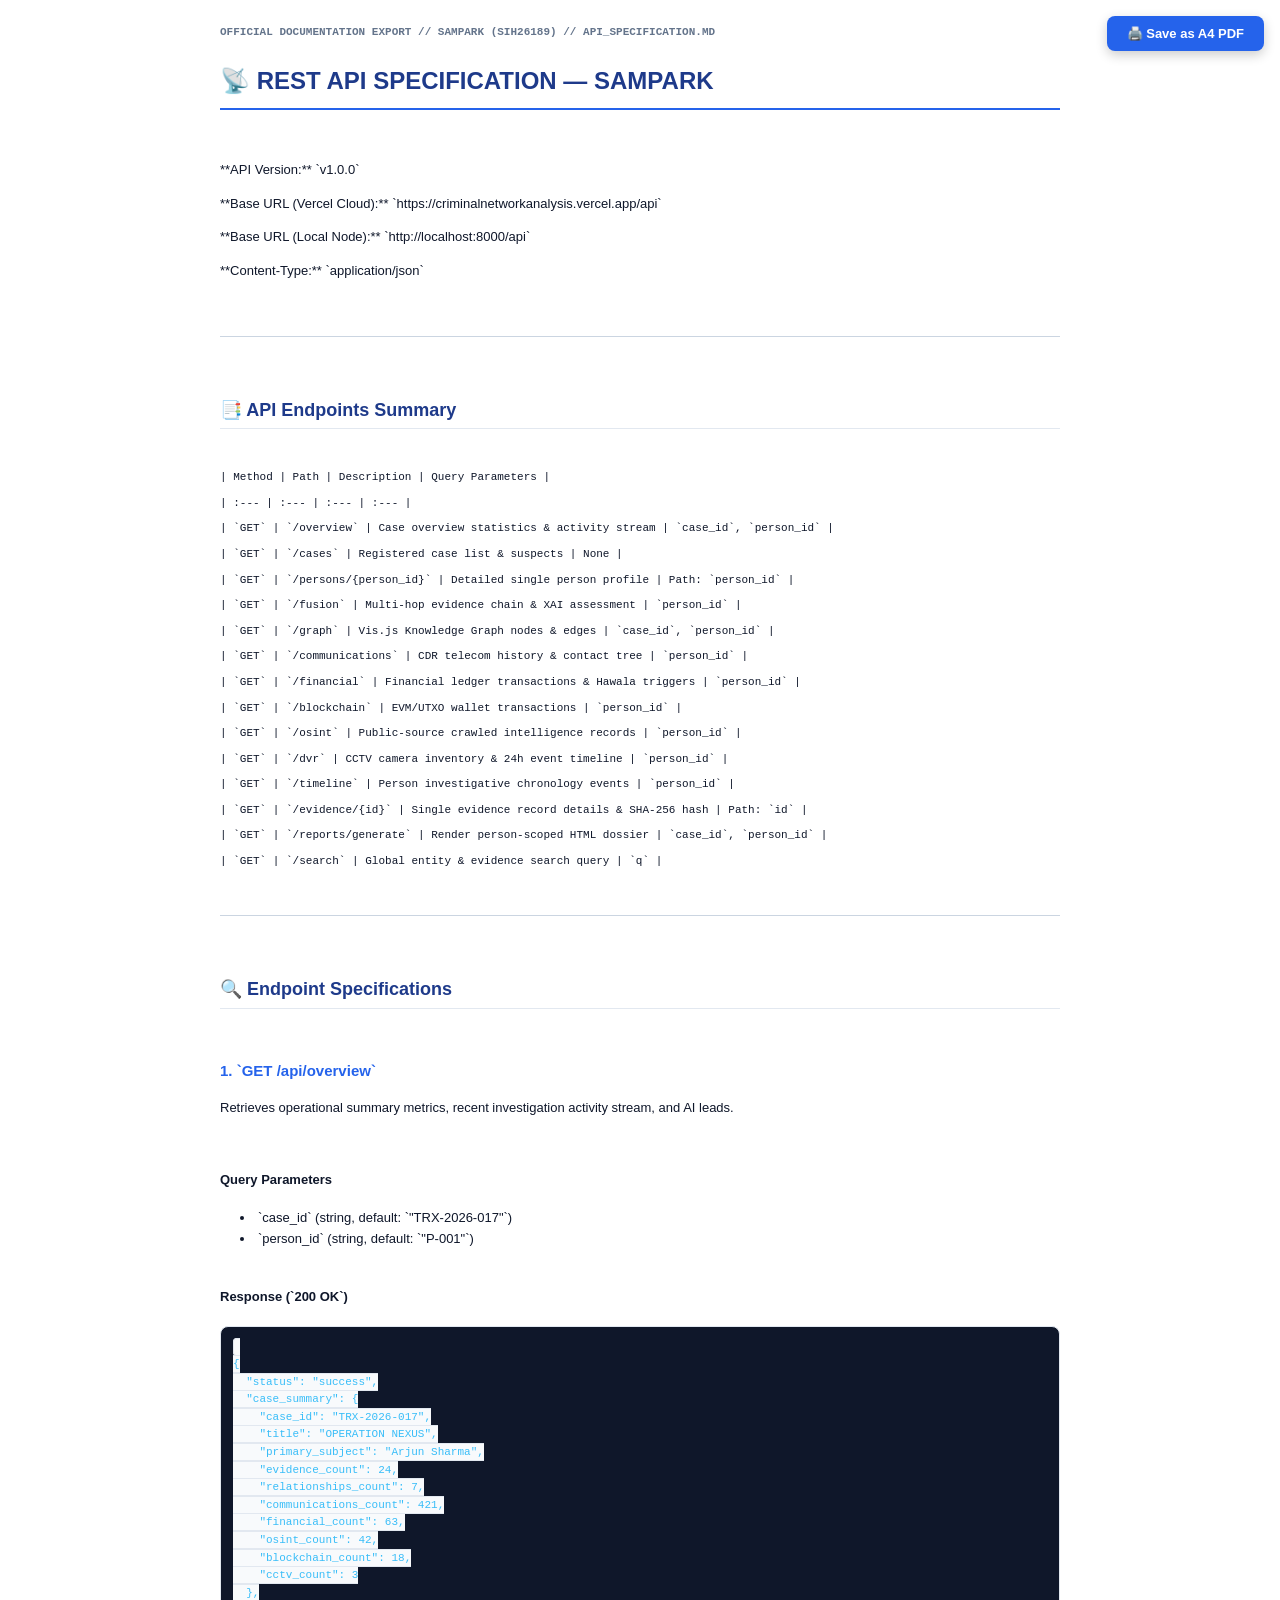
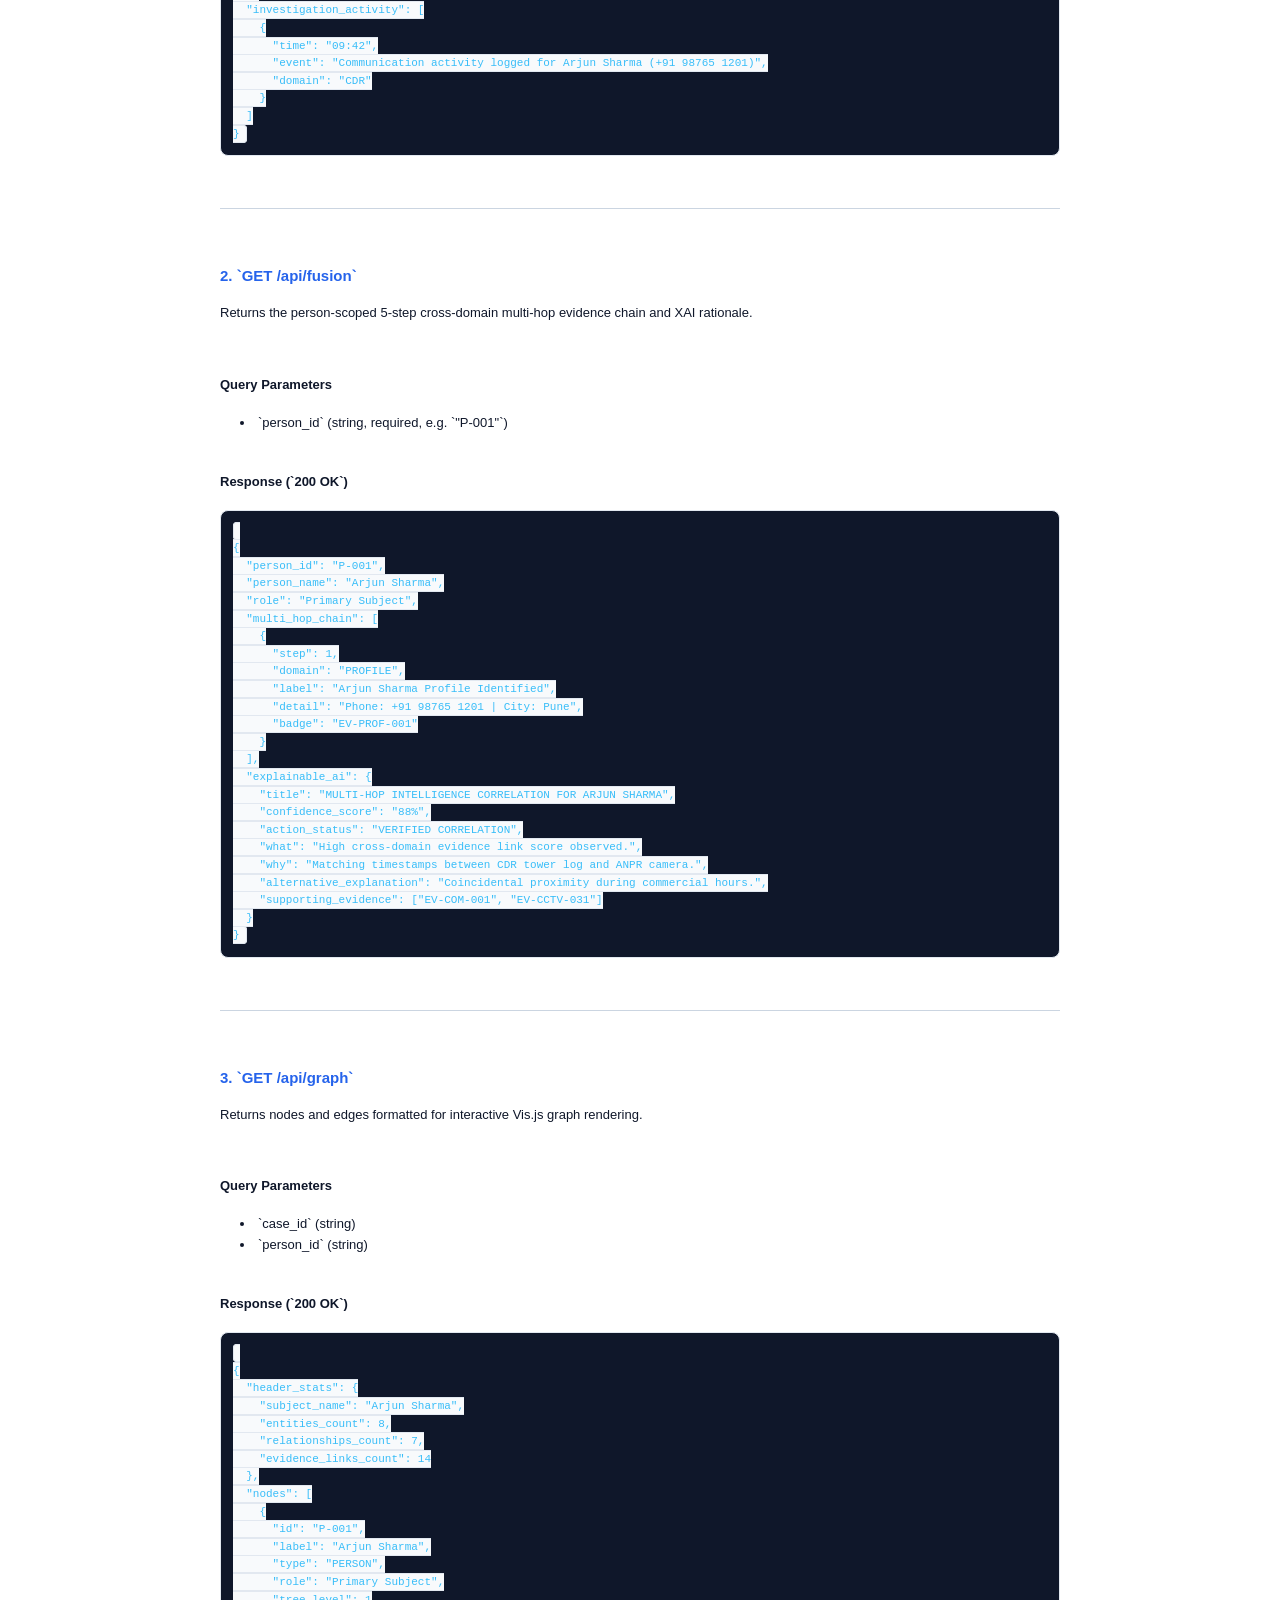
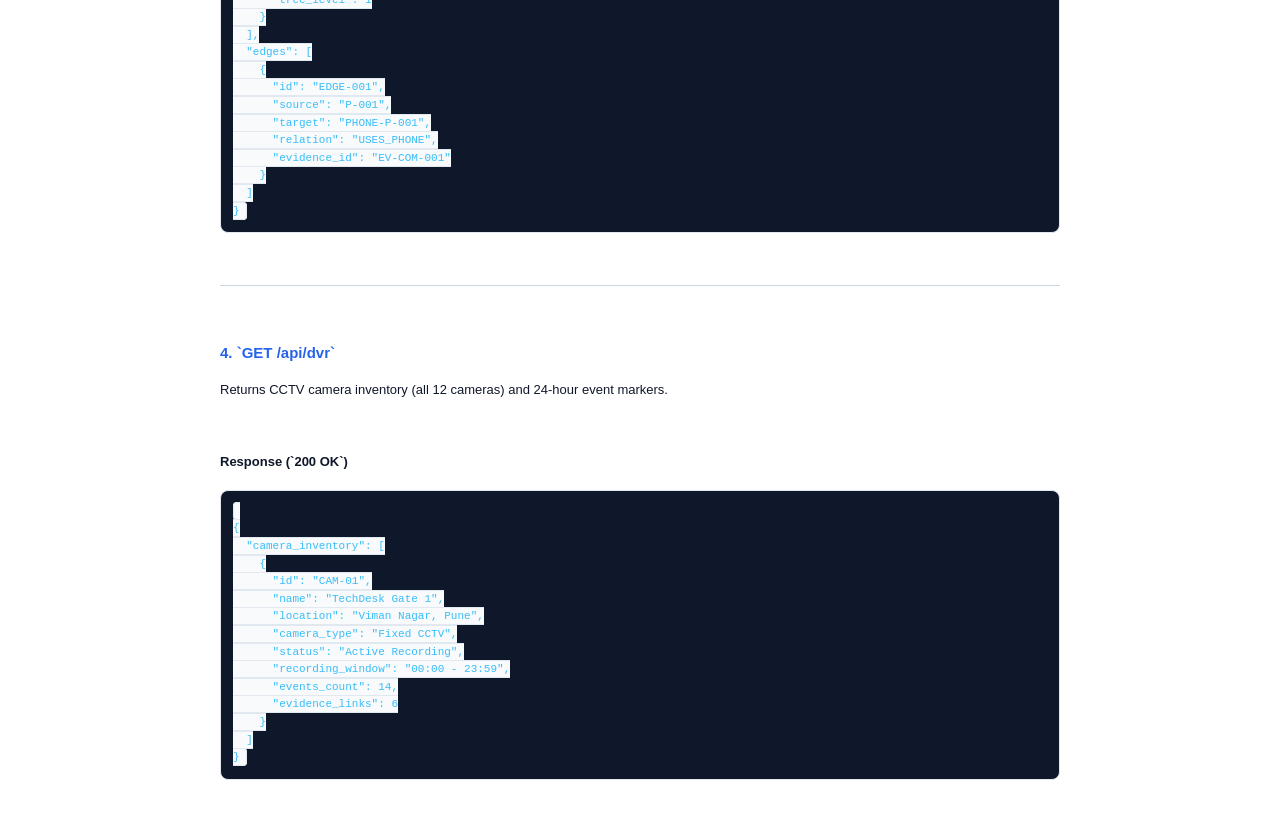
<file: docs_pdf_export/API_SPECIFICATION.html>
<!DOCTYPE html>
<html lang="en">
<head>
    <meta charset="UTF-8">
    <title>SAMPARK — API_SPECIFICATION.md (Printable A4 PDF)</title>
    <style>
        @page { size: A4; margin: 15mm; }
        body {
            font-family: 'Inter', -apple-system, BlinkMacSystemFont, sans-serif;
            color: #0f172a;
            background: #ffffff;
            line-height: 1.6;
            font-size: 13px;
            padding: 24px;
            max-width: 840px;
            margin: 0 auto;
        }
        h1 { font-size: 24px; color: #1e3a8a; border-bottom: 2px solid #2563eb; padding-bottom: 8px; margin-top: 20px; }
        h2 { font-size: 18px; color: #1e3a8a; border-bottom: 1px solid #e2e8f0; padding-bottom: 4px; margin-top: 18px; }
        h3 { font-size: 15px; color: #2563eb; margin-top: 14px; }
        code, pre { font-family: 'Fira Code', monospace; background: #f8fafc; border: 1px solid #e2e8f0; padding: 2px 6px; border-radius: 4px; font-size: 11px; }
        pre { padding: 12px; overflow-x: auto; background: #0f172a; color: #38bdf8; border-radius: 8px; }
        hr { border: 0; border-top: 1px solid #cbd5e1; margin: 20px 0; }
        li { margin-left: 20px; }
        .no-print {
            position: fixed;
            top: 16px;
            right: 16px;
            background: #2563eb;
            color: #ffffff;
            padding: 10px 20px;
            border-radius: 8px;
            font-weight: 800;
            font-size: 13px;
            cursor: pointer;
            box-shadow: 0 4px 12px rgba(0,0,0,0.2);
            border: none;
            z-index: 1000;
        }
        @media print {
            .no-print { display: none; }
            body { padding: 0; }
        }
    </style>
</head>
<body>
    <button class="no-print" onclick="window.print()">🖨️ Save as A4 PDF</button>
    <div style="font-size: 11px; color: #64748b; font-weight: 800; font-family: monospace; text-transform: uppercase; margin-bottom: 12px;">
        OFFICIAL DOCUMENTATION EXPORT // SAMPARK (SIH26189) // API_SPECIFICATION.md
    </div>
    <h1>📡 REST API SPECIFICATION — SAMPARK</h1>
<br>
<p>**API Version:** `v1.0.0`  </p>
<p>**Base URL (Vercel Cloud):** `https://criminalnetworkanalysis.vercel.app/api`  </p>
<p>**Base URL (Local Node):** `http://localhost:8000/api`  </p>
<p>**Content-Type:** `application/json`  </p>
<br>
<hr>
<br>
<h2>📑 API Endpoints Summary</h2>
<br>
<div style='font-family: monospace; font-size: 11px; padding: 4px 0;'>| Method | Path | Description | Query Parameters |</div>
<div style='font-family: monospace; font-size: 11px; padding: 4px 0;'>| :--- | :--- | :--- | :--- |</div>
<div style='font-family: monospace; font-size: 11px; padding: 4px 0;'>| `GET` | `/overview` | Case overview statistics & activity stream | `case_id`, `person_id` |</div>
<div style='font-family: monospace; font-size: 11px; padding: 4px 0;'>| `GET` | `/cases` | Registered case list & suspects | None |</div>
<div style='font-family: monospace; font-size: 11px; padding: 4px 0;'>| `GET` | `/persons/{person_id}` | Detailed single person profile | Path: `person_id` |</div>
<div style='font-family: monospace; font-size: 11px; padding: 4px 0;'>| `GET` | `/fusion` | Multi-hop evidence chain & XAI assessment | `person_id` |</div>
<div style='font-family: monospace; font-size: 11px; padding: 4px 0;'>| `GET` | `/graph` | Vis.js Knowledge Graph nodes & edges | `case_id`, `person_id` |</div>
<div style='font-family: monospace; font-size: 11px; padding: 4px 0;'>| `GET` | `/communications` | CDR telecom history & contact tree | `person_id` |</div>
<div style='font-family: monospace; font-size: 11px; padding: 4px 0;'>| `GET` | `/financial` | Financial ledger transactions & Hawala triggers | `person_id` |</div>
<div style='font-family: monospace; font-size: 11px; padding: 4px 0;'>| `GET` | `/blockchain` | EVM/UTXO wallet transactions | `person_id` |</div>
<div style='font-family: monospace; font-size: 11px; padding: 4px 0;'>| `GET` | `/osint` | Public-source crawled intelligence records | `person_id` |</div>
<div style='font-family: monospace; font-size: 11px; padding: 4px 0;'>| `GET` | `/dvr` | CCTV camera inventory & 24h event timeline | `person_id` |</div>
<div style='font-family: monospace; font-size: 11px; padding: 4px 0;'>| `GET` | `/timeline` | Person investigative chronology events | `person_id` |</div>
<div style='font-family: monospace; font-size: 11px; padding: 4px 0;'>| `GET` | `/evidence/{id}` | Single evidence record details & SHA-256 hash | Path: `id` |</div>
<div style='font-family: monospace; font-size: 11px; padding: 4px 0;'>| `GET` | `/reports/generate` | Render person-scoped HTML dossier | `case_id`, `person_id` |</div>
<div style='font-family: monospace; font-size: 11px; padding: 4px 0;'>| `GET` | `/search` | Global entity & evidence search query | `q` |</div>
<br>
<hr>
<br>
<h2>🔍 Endpoint Specifications</h2>
<br>
<h3>1. `GET /api/overview`</h3>
<p>Retrieves operational summary metrics, recent investigation activity stream, and AI leads.</p>
<br>
<h4>Query Parameters</h4>
<li>`case_id` (string, default: `"TRX-2026-017"`)</li>
<li>`person_id` (string, default: `"P-001"`)</li>
<br>
<h4>Response (`200 OK`)</h4>
<pre><code>
{
  "status": "success",
  "case_summary": {
    "case_id": "TRX-2026-017",
    "title": "OPERATION NEXUS",
    "primary_subject": "Arjun Sharma",
    "evidence_count": 24,
    "relationships_count": 7,
    "communications_count": 421,
    "financial_count": 63,
    "osint_count": 42,
    "blockchain_count": 18,
    "cctv_count": 3
  },
  "investigation_activity": [
    {
      "time": "09:42",
      "event": "Communication activity logged for Arjun Sharma (+91 98765 1201)",
      "domain": "CDR"
    }
  ]
}
</code></pre>
<br>
<hr>
<br>
<h3>2. `GET /api/fusion`</h3>
<p>Returns the person-scoped 5-step cross-domain multi-hop evidence chain and XAI rationale.</p>
<br>
<h4>Query Parameters</h4>
<li>`person_id` (string, required, e.g. `"P-001"`)</li>
<br>
<h4>Response (`200 OK`)</h4>
<pre><code>
{
  "person_id": "P-001",
  "person_name": "Arjun Sharma",
  "role": "Primary Subject",
  "multi_hop_chain": [
    {
      "step": 1,
      "domain": "PROFILE",
      "label": "Arjun Sharma Profile Identified",
      "detail": "Phone: +91 98765 1201 | City: Pune",
      "badge": "EV-PROF-001"
    }
  ],
  "explainable_ai": {
    "title": "MULTI-HOP INTELLIGENCE CORRELATION FOR ARJUN SHARMA",
    "confidence_score": "88%",
    "action_status": "VERIFIED CORRELATION",
    "what": "High cross-domain evidence link score observed.",
    "why": "Matching timestamps between CDR tower log and ANPR camera.",
    "alternative_explanation": "Coincidental proximity during commercial hours.",
    "supporting_evidence": ["EV-COM-001", "EV-CCTV-031"]
  }
}
</code></pre>
<br>
<hr>
<br>
<h3>3. `GET /api/graph`</h3>
<p>Returns nodes and edges formatted for interactive Vis.js graph rendering.</p>
<br>
<h4>Query Parameters</h4>
<li>`case_id` (string)</li>
<li>`person_id` (string)</li>
<br>
<h4>Response (`200 OK`)</h4>
<pre><code>
{
  "header_stats": {
    "subject_name": "Arjun Sharma",
    "entities_count": 8,
    "relationships_count": 7,
    "evidence_links_count": 14
  },
  "nodes": [
    {
      "id": "P-001",
      "label": "Arjun Sharma",
      "type": "PERSON",
      "role": "Primary Subject",
      "tree_level": 1
    }
  ],
  "edges": [
    {
      "id": "EDGE-001",
      "source": "P-001",
      "target": "PHONE-P-001",
      "relation": "USES_PHONE",
      "evidence_id": "EV-COM-001"
    }
  ]
}
</code></pre>
<br>
<hr>
<br>
<h3>4. `GET /api/dvr`</h3>
<p>Returns CCTV camera inventory (all 12 cameras) and 24-hour event markers.</p>
<br>
<h4>Response (`200 OK`)</h4>
<pre><code>
{
  "camera_inventory": [
    {
      "id": "CAM-01",
      "name": "TechDesk Gate 1",
      "location": "Viman Nagar, Pune",
      "camera_type": "Fixed CCTV",
      "status": "Active Recording",
      "recording_window": "00:00 - 23:59",
      "events_count": 14,
      "evidence_links": 6
    }
  ]
}
</code></pre>
<br>
</body>
</html>
</file>
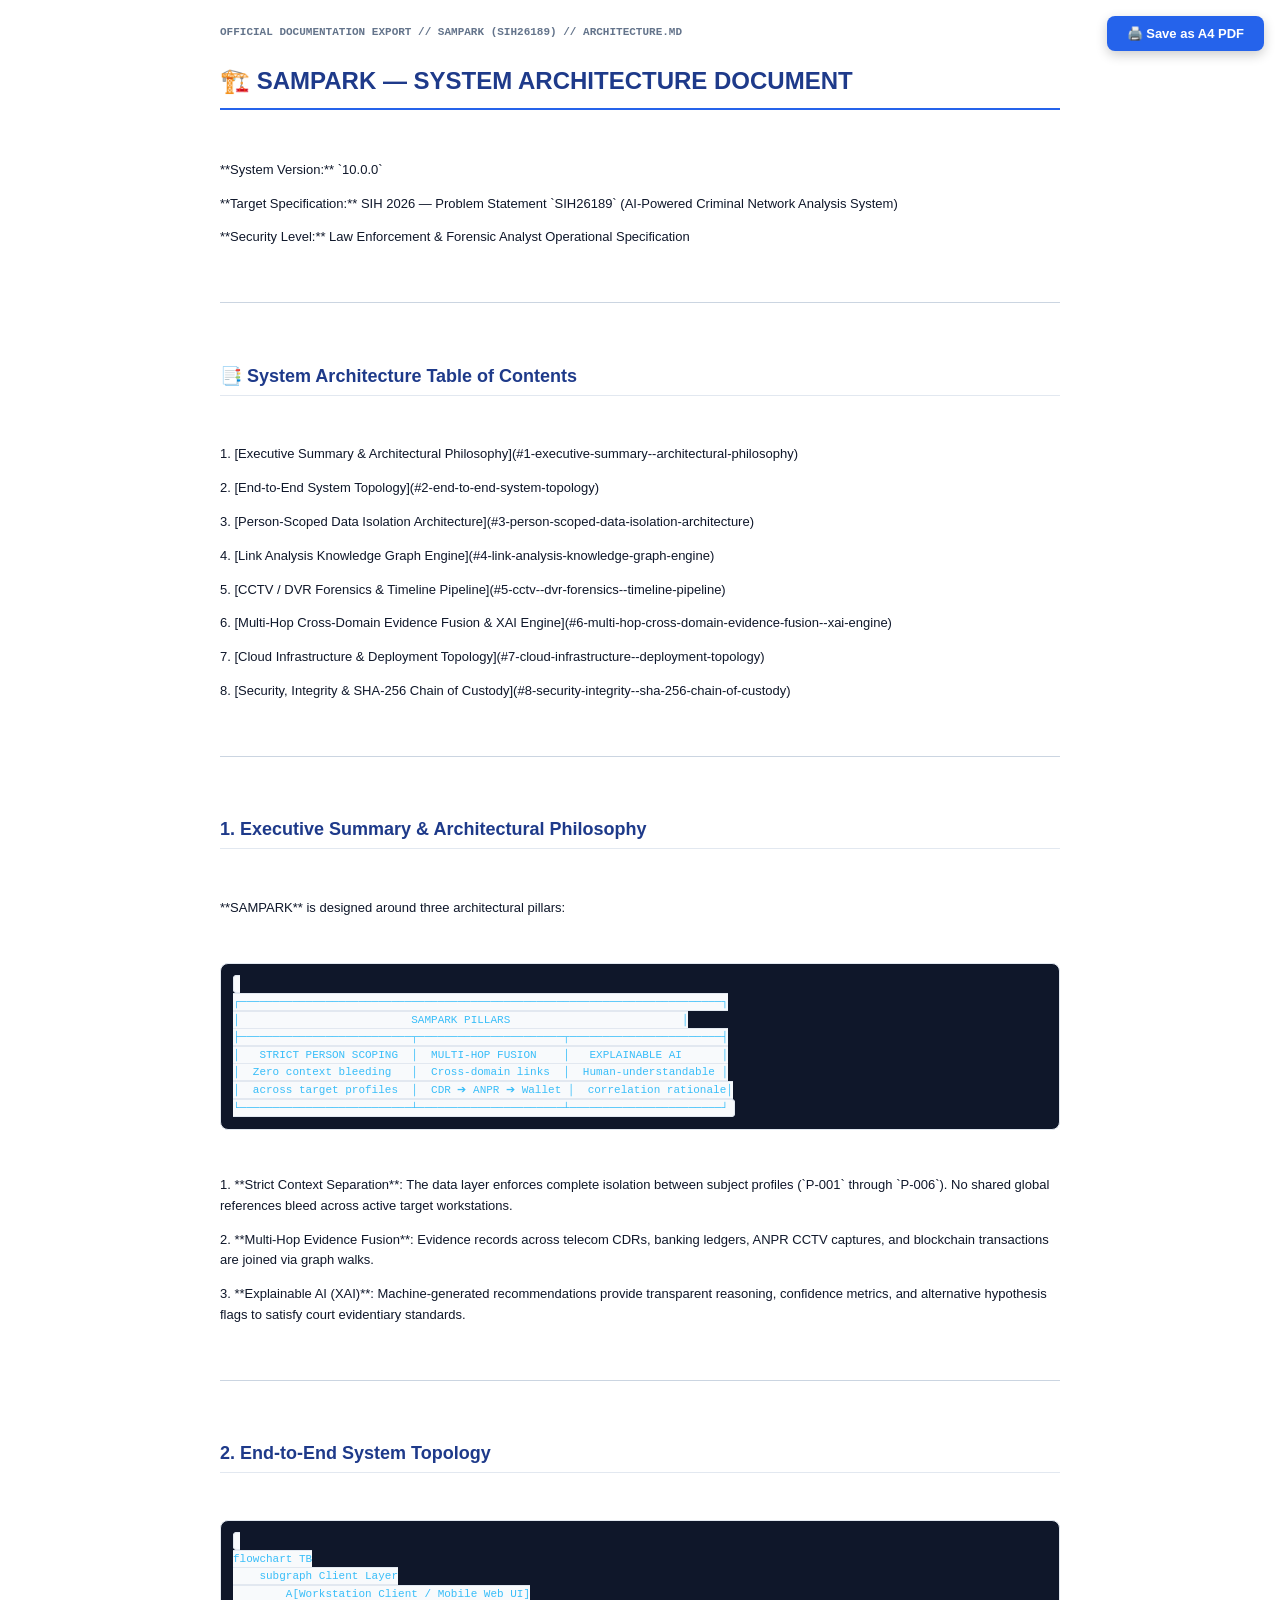
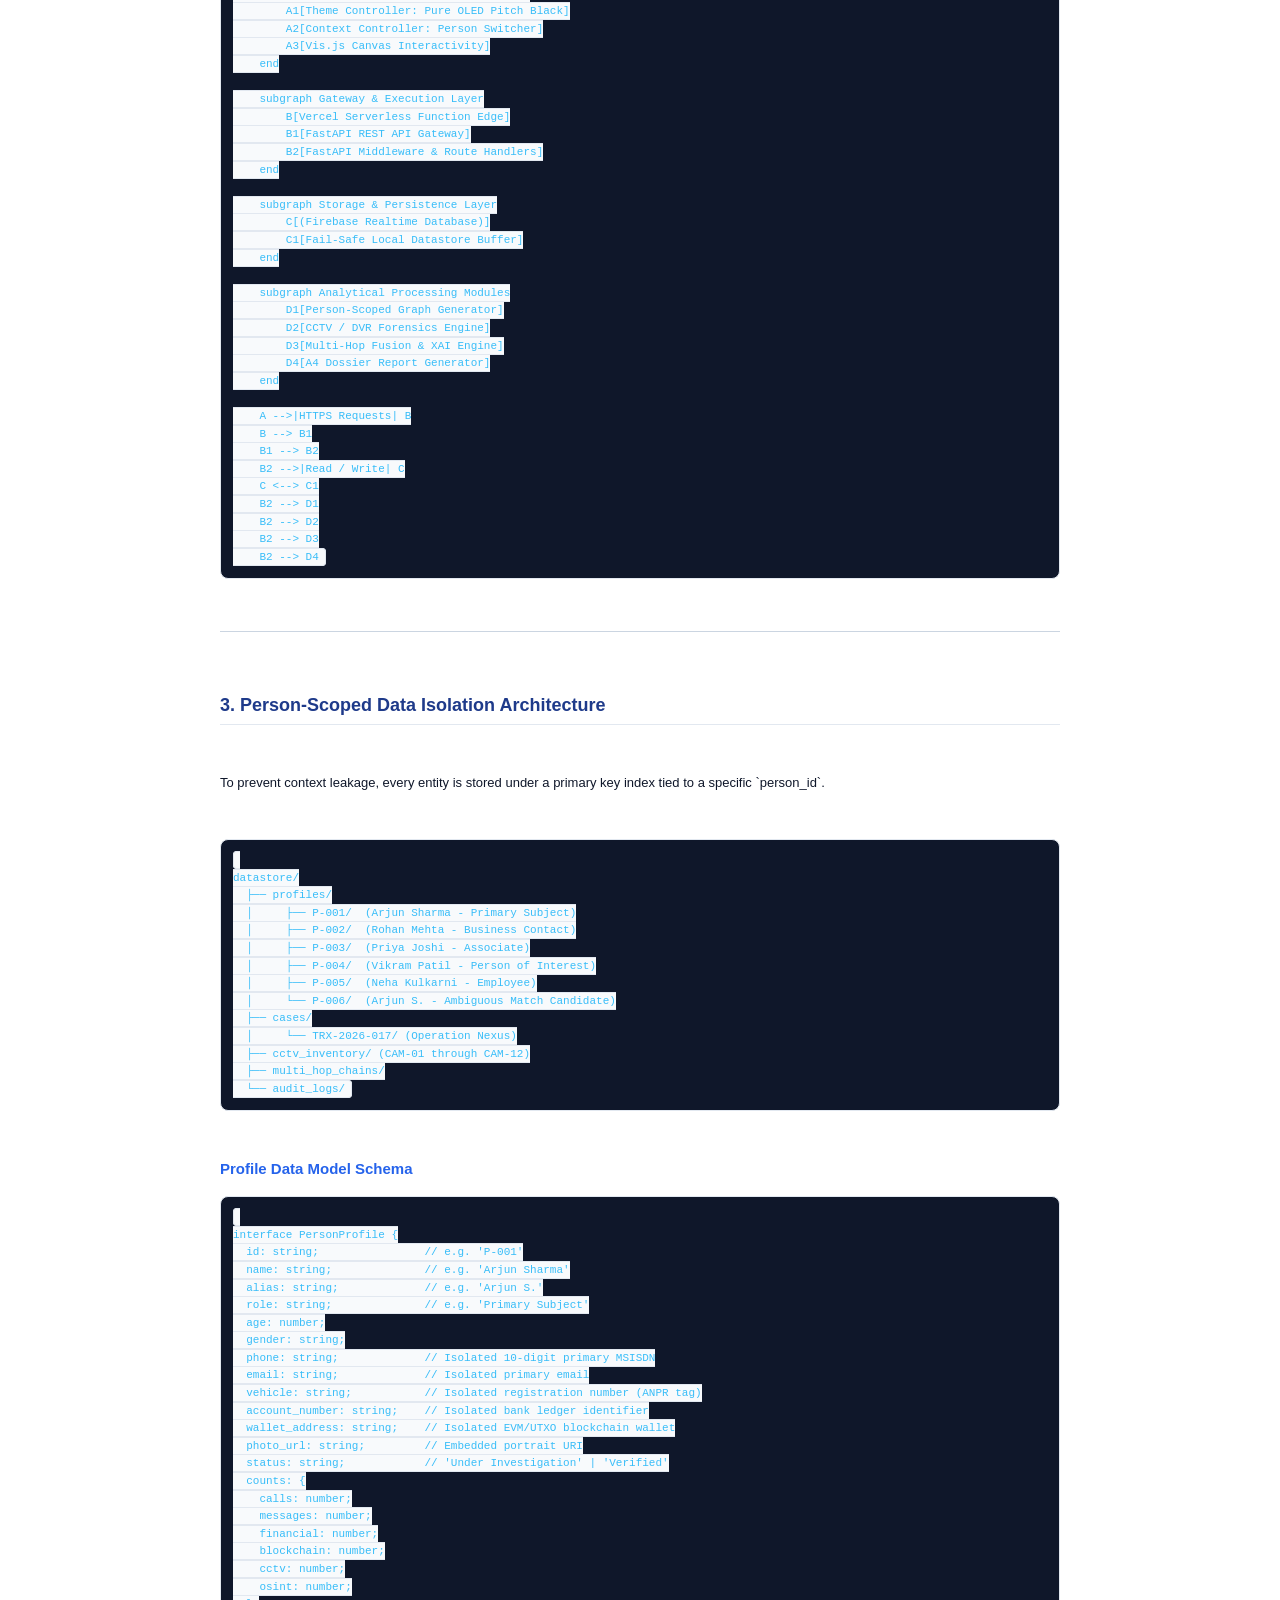
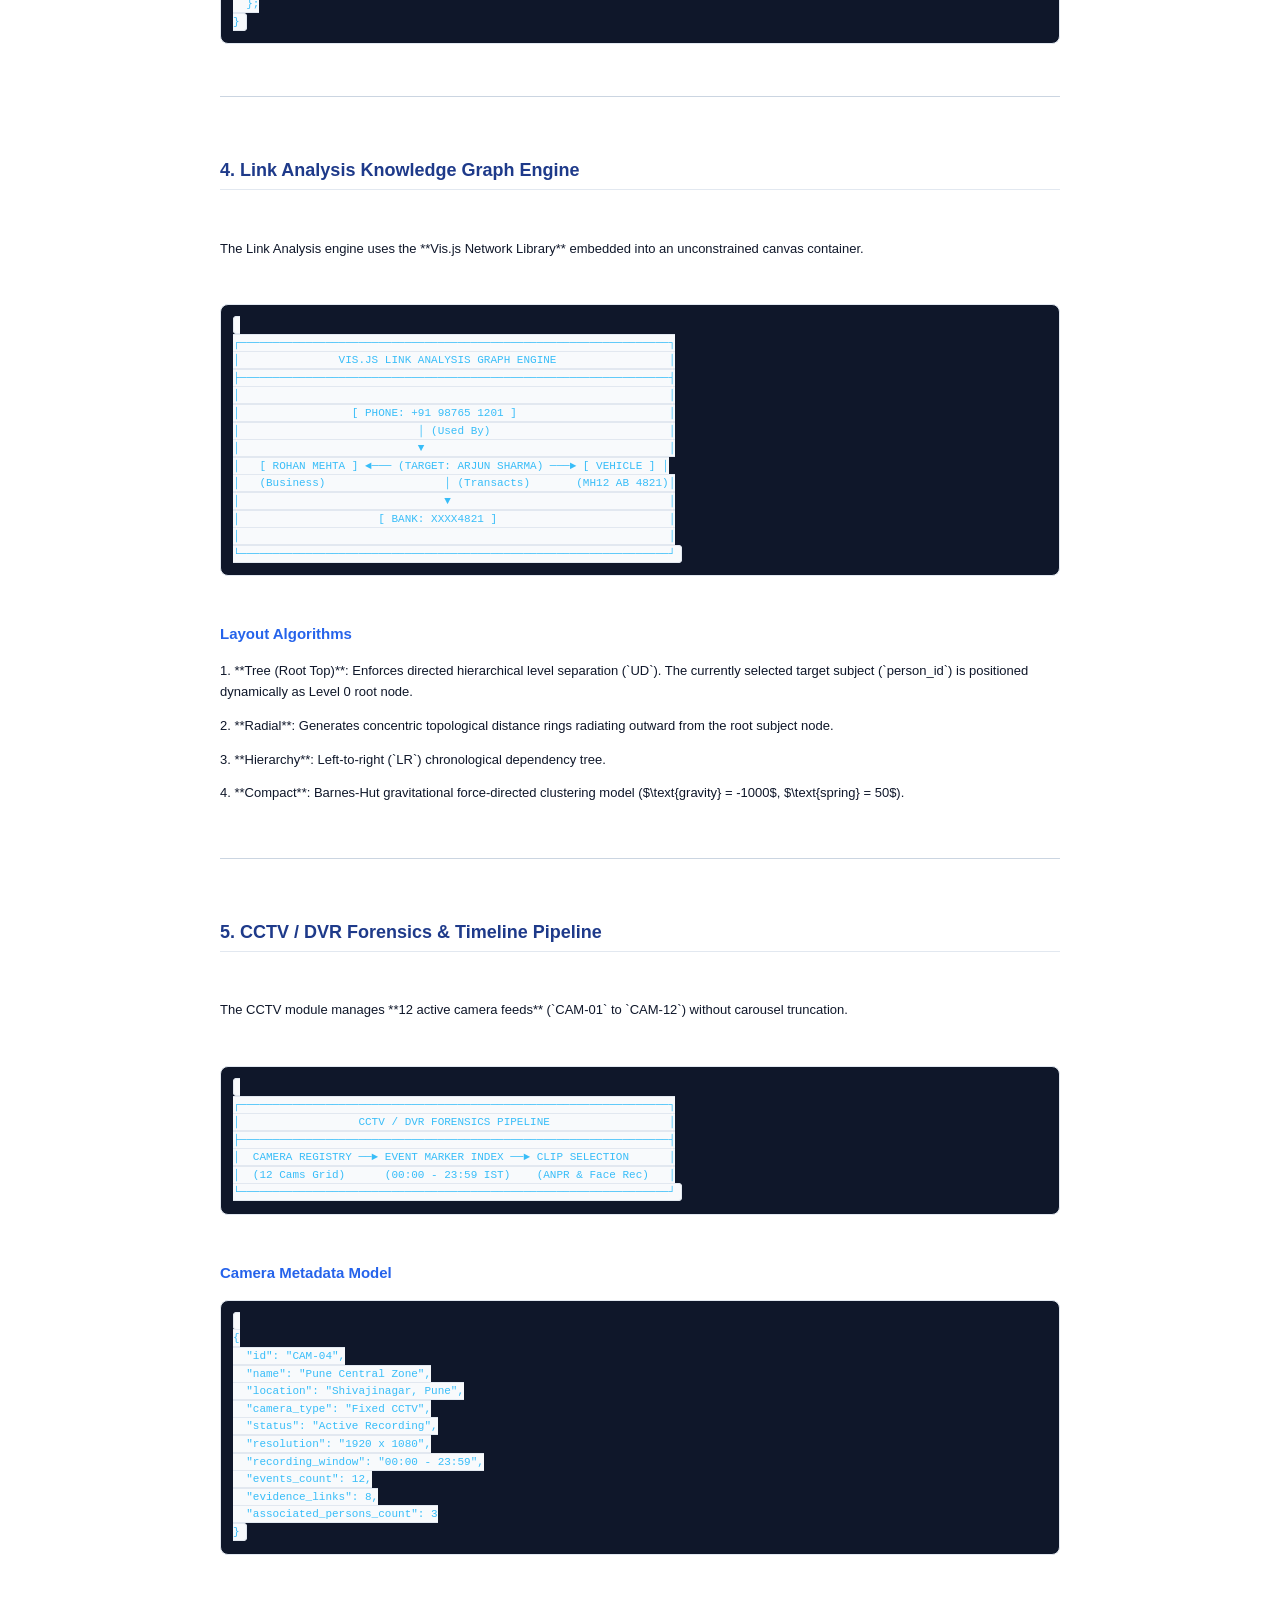
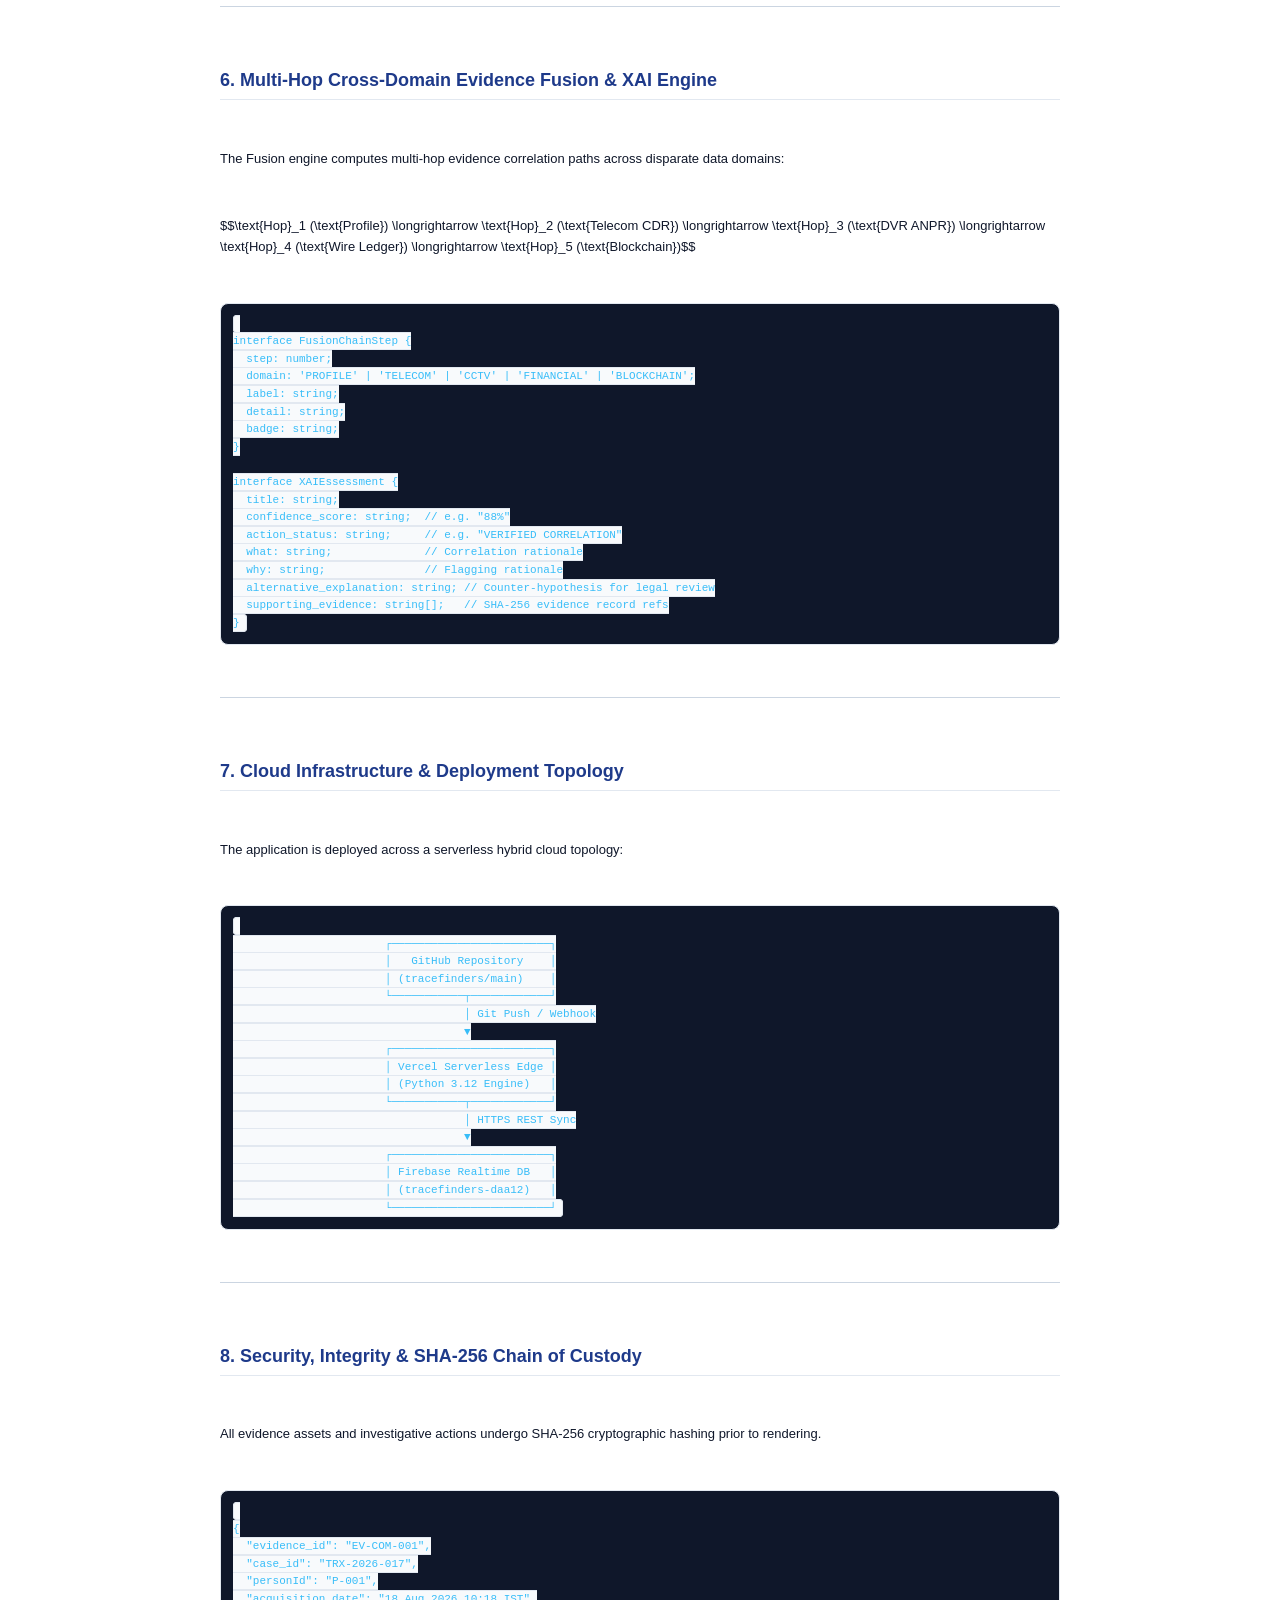
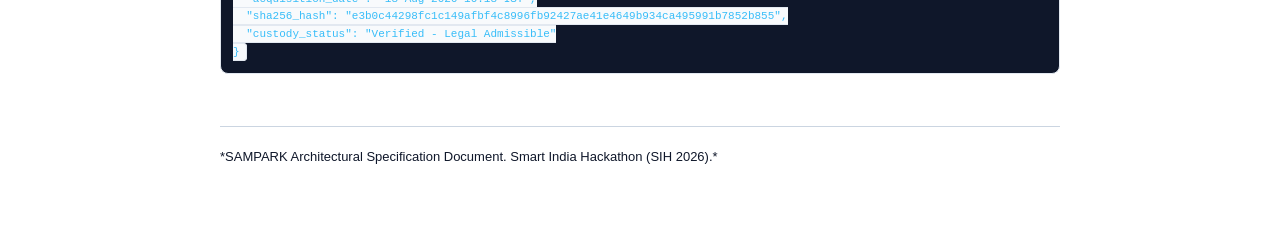
<file: docs_pdf_export/ARCHITECTURE.html>
<!DOCTYPE html>
<html lang="en">
<head>
    <meta charset="UTF-8">
    <title>SAMPARK — ARCHITECTURE.md (Printable A4 PDF)</title>
    <style>
        @page { size: A4; margin: 15mm; }
        body {
            font-family: 'Inter', -apple-system, BlinkMacSystemFont, sans-serif;
            color: #0f172a;
            background: #ffffff;
            line-height: 1.6;
            font-size: 13px;
            padding: 24px;
            max-width: 840px;
            margin: 0 auto;
        }
        h1 { font-size: 24px; color: #1e3a8a; border-bottom: 2px solid #2563eb; padding-bottom: 8px; margin-top: 20px; }
        h2 { font-size: 18px; color: #1e3a8a; border-bottom: 1px solid #e2e8f0; padding-bottom: 4px; margin-top: 18px; }
        h3 { font-size: 15px; color: #2563eb; margin-top: 14px; }
        code, pre { font-family: 'Fira Code', monospace; background: #f8fafc; border: 1px solid #e2e8f0; padding: 2px 6px; border-radius: 4px; font-size: 11px; }
        pre { padding: 12px; overflow-x: auto; background: #0f172a; color: #38bdf8; border-radius: 8px; }
        hr { border: 0; border-top: 1px solid #cbd5e1; margin: 20px 0; }
        li { margin-left: 20px; }
        .no-print {
            position: fixed;
            top: 16px;
            right: 16px;
            background: #2563eb;
            color: #ffffff;
            padding: 10px 20px;
            border-radius: 8px;
            font-weight: 800;
            font-size: 13px;
            cursor: pointer;
            box-shadow: 0 4px 12px rgba(0,0,0,0.2);
            border: none;
            z-index: 1000;
        }
        @media print {
            .no-print { display: none; }
            body { padding: 0; }
        }
    </style>
</head>
<body>
    <button class="no-print" onclick="window.print()">🖨️ Save as A4 PDF</button>
    <div style="font-size: 11px; color: #64748b; font-weight: 800; font-family: monospace; text-transform: uppercase; margin-bottom: 12px;">
        OFFICIAL DOCUMENTATION EXPORT // SAMPARK (SIH26189) // ARCHITECTURE.md
    </div>
    <h1>🏗️ SAMPARK — SYSTEM ARCHITECTURE DOCUMENT</h1>
<br>
<p>**System Version:** `10.0.0`  </p>
<p>**Target Specification:** SIH 2026 — Problem Statement `SIH26189` (AI-Powered Criminal Network Analysis System)  </p>
<p>**Security Level:** Law Enforcement & Forensic Analyst Operational Specification  </p>
<br>
<hr>
<br>
<h2>📑 System Architecture Table of Contents</h2>
<br>
<p>1. [Executive Summary & Architectural Philosophy](#1-executive-summary--architectural-philosophy)</p>
<p>2. [End-to-End System Topology](#2-end-to-end-system-topology)</p>
<p>3. [Person-Scoped Data Isolation Architecture](#3-person-scoped-data-isolation-architecture)</p>
<p>4. [Link Analysis Knowledge Graph Engine](#4-link-analysis-knowledge-graph-engine)</p>
<p>5. [CCTV / DVR Forensics & Timeline Pipeline](#5-cctv--dvr-forensics--timeline-pipeline)</p>
<p>6. [Multi-Hop Cross-Domain Evidence Fusion & XAI Engine](#6-multi-hop-cross-domain-evidence-fusion--xai-engine)</p>
<p>7. [Cloud Infrastructure & Deployment Topology](#7-cloud-infrastructure--deployment-topology)</p>
<p>8. [Security, Integrity & SHA-256 Chain of Custody](#8-security-integrity--sha-256-chain-of-custody)</p>
<br>
<hr>
<br>
<h2>1. Executive Summary & Architectural Philosophy</h2>
<br>
<p>**SAMPARK** is designed around three architectural pillars:</p>
<br>
<pre><code>
┌─────────────────────────────────────────────────────────────────────────┐
│                          SAMPARK PILLARS                          │
├──────────────────────────┬──────────────────────┬───────────────────────┤
│   STRICT PERSON SCOPING  │  MULTI-HOP FUSION    │   EXPLAINABLE AI      │
│  Zero context bleeding   │  Cross-domain links  │  Human-understandable │
│  across target profiles  │  CDR ➔ ANPR ➔ Wallet │  correlation rationale│
└──────────────────────────┴──────────────────────┴───────────────────────┘
</code></pre>
<br>
<p>1. **Strict Context Separation**: The data layer enforces complete isolation between subject profiles (`P-001` through `P-006`). No shared global references bleed across active target workstations.</p>
<p>2. **Multi-Hop Evidence Fusion**: Evidence records across telecom CDRs, banking ledgers, ANPR CCTV captures, and blockchain transactions are joined via graph walks.</p>
<p>3. **Explainable AI (XAI)**: Machine-generated recommendations provide transparent reasoning, confidence metrics, and alternative hypothesis flags to satisfy court evidentiary standards.</p>
<br>
<hr>
<br>
<h2>2. End-to-End System Topology</h2>
<br>
<pre><code>
flowchart TB
    subgraph Client Layer
        A[Workstation Client / Mobile Web UI]
        A1[Theme Controller: Pure OLED Pitch Black]
        A2[Context Controller: Person Switcher]
        A3[Vis.js Canvas Interactivity]
    end

    subgraph Gateway & Execution Layer
        B[Vercel Serverless Function Edge]
        B1[FastAPI REST API Gateway]
        B2[FastAPI Middleware & Route Handlers]
    end

    subgraph Storage & Persistence Layer
        C[(Firebase Realtime Database)]
        C1[Fail-Safe Local Datastore Buffer]
    end

    subgraph Analytical Processing Modules
        D1[Person-Scoped Graph Generator]
        D2[CCTV / DVR Forensics Engine]
        D3[Multi-Hop Fusion & XAI Engine]
        D4[A4 Dossier Report Generator]
    end

    A --&gt;|HTTPS Requests| B
    B --&gt; B1
    B1 --&gt; B2
    B2 --&gt;|Read / Write| C
    C &lt;--&gt; C1
    B2 --&gt; D1
    B2 --&gt; D2
    B2 --&gt; D3
    B2 --&gt; D4
</code></pre>
<br>
<hr>
<br>
<h2>3. Person-Scoped Data Isolation Architecture</h2>
<br>
<p>To prevent context leakage, every entity is stored under a primary key index tied to a specific `person_id`.</p>
<br>
<pre><code>
datastore/
  ├── profiles/
  │     ├── P-001/  (Arjun Sharma - Primary Subject)
  │     ├── P-002/  (Rohan Mehta - Business Contact)
  │     ├── P-003/  (Priya Joshi - Associate)
  │     ├── P-004/  (Vikram Patil - Person of Interest)
  │     ├── P-005/  (Neha Kulkarni - Employee)
  │     └── P-006/  (Arjun S. - Ambiguous Match Candidate)
  ├── cases/
  │     └── TRX-2026-017/ (Operation Nexus)
  ├── cctv_inventory/ (CAM-01 through CAM-12)
  ├── multi_hop_chains/
  └── audit_logs/
</code></pre>
<br>
<h3>Profile Data Model Schema</h3>
<pre><code>
interface PersonProfile {
  id: string;                // e.g. 'P-001'
  name: string;              // e.g. 'Arjun Sharma'
  alias: string;             // e.g. 'Arjun S.'
  role: string;              // e.g. 'Primary Subject'
  age: number;
  gender: string;
  phone: string;             // Isolated 10-digit primary MSISDN
  email: string;             // Isolated primary email
  vehicle: string;           // Isolated registration number (ANPR tag)
  account_number: string;    // Isolated bank ledger identifier
  wallet_address: string;    // Isolated EVM/UTXO blockchain wallet
  photo_url: string;         // Embedded portrait URI
  status: string;            // 'Under Investigation' | 'Verified'
  counts: {
    calls: number;
    messages: number;
    financial: number;
    blockchain: number;
    cctv: number;
    osint: number;
  };
}
</code></pre>
<br>
<hr>
<br>
<h2>4. Link Analysis Knowledge Graph Engine</h2>
<br>
<p>The Link Analysis engine uses the **Vis.js Network Library** embedded into an unconstrained canvas container.</p>
<br>
<pre><code>
┌─────────────────────────────────────────────────────────────────┐
│               VIS.JS LINK ANALYSIS GRAPH ENGINE                 │
├─────────────────────────────────────────────────────────────────┤
│                                                                 │
│                 [ PHONE: +91 98765 1201 ]                       │
│                           │ (Used By)                           │
│                           ▼                                     │
│   [ ROHAN MEHTA ] ◄─── (TARGET: ARJUN SHARMA) ───► [ VEHICLE ] │
│   (Business)                  │ (Transacts)       (MH12 AB 4821)│
│                               ▼                                 │
│                     [ BANK: XXXX4821 ]                          │
│                                                                 │
└─────────────────────────────────────────────────────────────────┘
</code></pre>
<br>
<h3>Layout Algorithms</h3>
<p>1. **Tree (Root Top)**: Enforces directed hierarchical level separation (`UD`). The currently selected target subject (`person_id`) is positioned dynamically as Level 0 root node.</p>
<p>2. **Radial**: Generates concentric topological distance rings radiating outward from the root subject node.</p>
<p>3. **Hierarchy**: Left-to-right (`LR`) chronological dependency tree.</p>
<p>4. **Compact**: Barnes-Hut gravitational force-directed clustering model ($\text{gravity} = -1000$, $\text{spring} = 50$).</p>
<br>
<hr>
<br>
<h2>5. CCTV / DVR Forensics & Timeline Pipeline</h2>
<br>
<p>The CCTV module manages **12 active camera feeds** (`CAM-01` to `CAM-12`) without carousel truncation.</p>
<br>
<pre><code>
┌─────────────────────────────────────────────────────────────────┐
│                  CCTV / DVR FORENSICS PIPELINE                  │
├─────────────────────────────────────────────────────────────────┤
│  CAMERA REGISTRY ──► EVENT MARKER INDEX ──► CLIP SELECTION      │
│  (12 Cams Grid)      (00:00 - 23:59 IST)    (ANPR & Face Rec)   │
└─────────────────────────────────────────────────────────────────┘
</code></pre>
<br>
<h3>Camera Metadata Model</h3>
<pre><code>
{
  "id": "CAM-04",
  "name": "Pune Central Zone",
  "location": "Shivajinagar, Pune",
  "camera_type": "Fixed CCTV",
  "status": "Active Recording",
  "resolution": "1920 x 1080",
  "recording_window": "00:00 - 23:59",
  "events_count": 12,
  "evidence_links": 8,
  "associated_persons_count": 3
}
</code></pre>
<br>
<hr>
<br>
<h2>6. Multi-Hop Cross-Domain Evidence Fusion & XAI Engine</h2>
<br>
<p>The Fusion engine computes multi-hop evidence correlation paths across disparate data domains:</p>
<br>
<p>$$\text{Hop}_1 (\text{Profile}) \longrightarrow \text{Hop}_2 (\text{Telecom CDR}) \longrightarrow \text{Hop}_3 (\text{DVR ANPR}) \longrightarrow \text{Hop}_4 (\text{Wire Ledger}) \longrightarrow \text{Hop}_5 (\text{Blockchain})$$</p>
<br>
<pre><code>
interface FusionChainStep {
  step: number;
  domain: 'PROFILE' | 'TELECOM' | 'CCTV' | 'FINANCIAL' | 'BLOCKCHAIN';
  label: string;
  detail: string;
  badge: string;
}

interface XAIEssessment {
  title: string;
  confidence_score: string;  // e.g. "88%"
  action_status: string;     // e.g. "VERIFIED CORRELATION"
  what: string;              // Correlation rationale
  why: string;               // Flagging rationale
  alternative_explanation: string; // Counter-hypothesis for legal review
  supporting_evidence: string[];   // SHA-256 evidence record refs
}
</code></pre>
<br>
<hr>
<br>
<h2>7. Cloud Infrastructure & Deployment Topology</h2>
<br>
<p>The application is deployed across a serverless hybrid cloud topology:</p>
<br>
<pre><code>
                       ┌────────────────────────┐
                       │   GitHub Repository    │
                       │ (tracefinders/main)    │
                       └───────────┬────────────┘
                                   │ Git Push / Webhook
                                   ▼
                       ┌────────────────────────┐
                       │ Vercel Serverless Edge │
                       │ (Python 3.12 Engine)   │
                       └───────────┬────────────┘
                                   │ HTTPS REST Sync
                                   ▼
                       ┌────────────────────────┐
                       │ Firebase Realtime DB   │
                       │ (tracefinders-daa12)   │
                       └────────────────────────┘
</code></pre>
<br>
<hr>
<br>
<h2>8. Security, Integrity & SHA-256 Chain of Custody</h2>
<br>
<p>All evidence assets and investigative actions undergo SHA-256 cryptographic hashing prior to rendering.</p>
<br>
<pre><code>
{
  "evidence_id": "EV-COM-001",
  "case_id": "TRX-2026-017",
  "personId": "P-001",
  "acquisition_date": "18 Aug 2026 10:18 IST",
  "sha256_hash": "e3b0c44298fc1c149afbf4c8996fb92427ae41e4649b934ca495991b7852b855",
  "custody_status": "Verified - Legal Admissible"
}
</code></pre>
<br>
<hr>
<p>*SAMPARK Architectural Specification Document. Smart India Hackathon (SIH 2026).*</p>
<br>
</body>
</html>
</file>
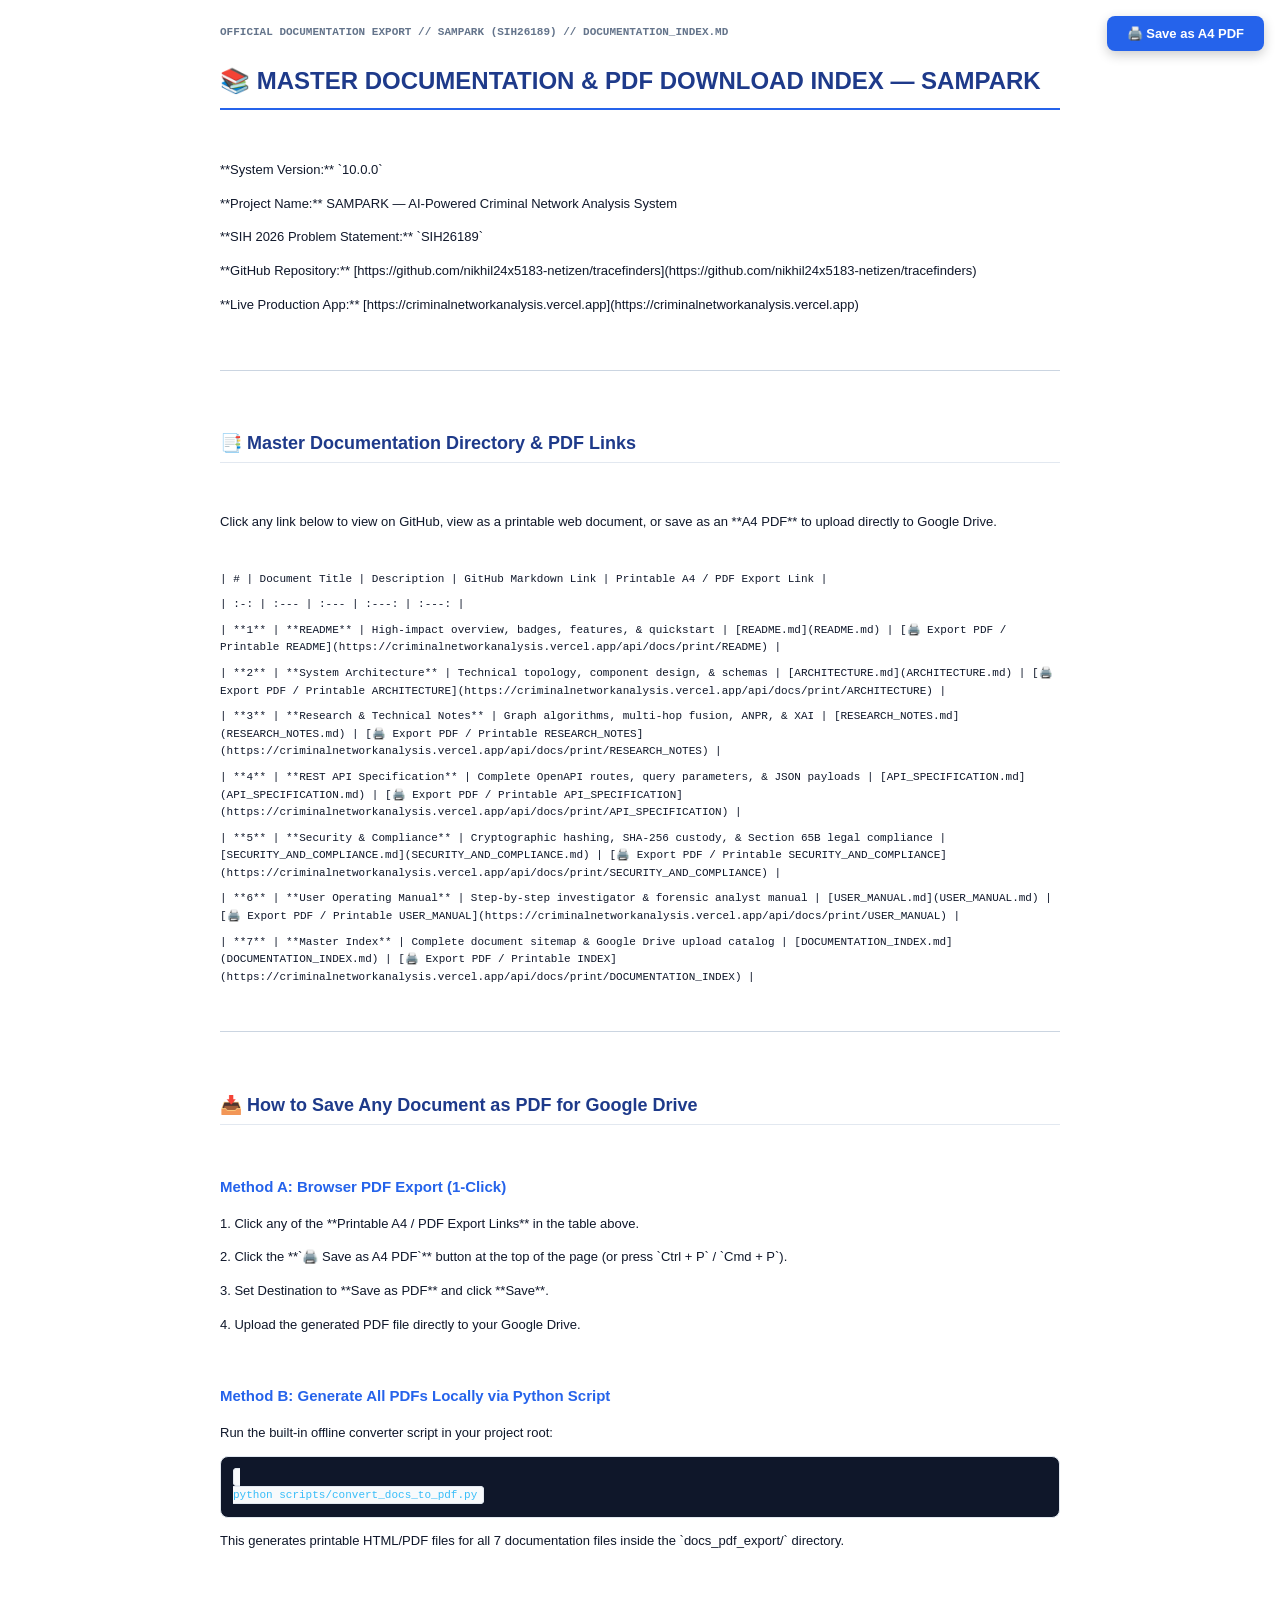
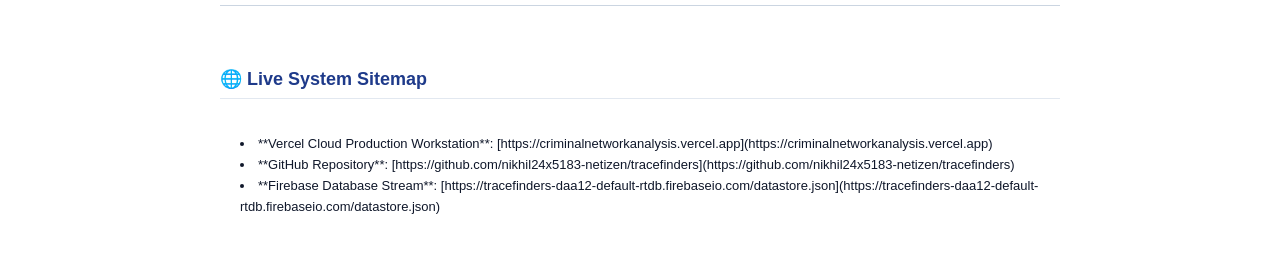
<file: docs_pdf_export/DOCUMENTATION_INDEX.html>
<!DOCTYPE html>
<html lang="en">
<head>
    <meta charset="UTF-8">
    <title>SAMPARK — DOCUMENTATION_INDEX.md (Printable A4 PDF)</title>
    <style>
        @page { size: A4; margin: 15mm; }
        body {
            font-family: 'Inter', -apple-system, BlinkMacSystemFont, sans-serif;
            color: #0f172a;
            background: #ffffff;
            line-height: 1.6;
            font-size: 13px;
            padding: 24px;
            max-width: 840px;
            margin: 0 auto;
        }
        h1 { font-size: 24px; color: #1e3a8a; border-bottom: 2px solid #2563eb; padding-bottom: 8px; margin-top: 20px; }
        h2 { font-size: 18px; color: #1e3a8a; border-bottom: 1px solid #e2e8f0; padding-bottom: 4px; margin-top: 18px; }
        h3 { font-size: 15px; color: #2563eb; margin-top: 14px; }
        code, pre { font-family: 'Fira Code', monospace; background: #f8fafc; border: 1px solid #e2e8f0; padding: 2px 6px; border-radius: 4px; font-size: 11px; }
        pre { padding: 12px; overflow-x: auto; background: #0f172a; color: #38bdf8; border-radius: 8px; }
        hr { border: 0; border-top: 1px solid #cbd5e1; margin: 20px 0; }
        li { margin-left: 20px; }
        .no-print {
            position: fixed;
            top: 16px;
            right: 16px;
            background: #2563eb;
            color: #ffffff;
            padding: 10px 20px;
            border-radius: 8px;
            font-weight: 800;
            font-size: 13px;
            cursor: pointer;
            box-shadow: 0 4px 12px rgba(0,0,0,0.2);
            border: none;
            z-index: 1000;
        }
        @media print {
            .no-print { display: none; }
            body { padding: 0; }
        }
    </style>
</head>
<body>
    <button class="no-print" onclick="window.print()">🖨️ Save as A4 PDF</button>
    <div style="font-size: 11px; color: #64748b; font-weight: 800; font-family: monospace; text-transform: uppercase; margin-bottom: 12px;">
        OFFICIAL DOCUMENTATION EXPORT // SAMPARK (SIH26189) // DOCUMENTATION_INDEX.md
    </div>
    <h1>📚 MASTER DOCUMENTATION & PDF DOWNLOAD INDEX — SAMPARK</h1>
<br>
<p>**System Version:** `10.0.0`  </p>
<p>**Project Name:** SAMPARK — AI-Powered Criminal Network Analysis System  </p>
<p>**SIH 2026 Problem Statement:** `SIH26189`  </p>
<p>**GitHub Repository:** [https://github.com/nikhil24x5183-netizen/tracefinders](https://github.com/nikhil24x5183-netizen/tracefinders)  </p>
<p>**Live Production App:** [https://criminalnetworkanalysis.vercel.app](https://criminalnetworkanalysis.vercel.app)  </p>
<br>
<hr>
<br>
<h2>📑 Master Documentation Directory & PDF Links</h2>
<br>
<p>Click any link below to view on GitHub, view as a printable web document, or save as an **A4 PDF** to upload directly to Google Drive.</p>
<br>
<div style='font-family: monospace; font-size: 11px; padding: 4px 0;'>| # | Document Title | Description | GitHub Markdown Link | Printable A4 / PDF Export Link |</div>
<div style='font-family: monospace; font-size: 11px; padding: 4px 0;'>| :-: | :--- | :--- | :---: | :---: |</div>
<div style='font-family: monospace; font-size: 11px; padding: 4px 0;'>| **1** | **README** | High-impact overview, badges, features, & quickstart | [README.md](README.md) | [🖨️ Export PDF / Printable README](https://criminalnetworkanalysis.vercel.app/api/docs/print/README) |</div>
<div style='font-family: monospace; font-size: 11px; padding: 4px 0;'>| **2** | **System Architecture** | Technical topology, component design, & schemas | [ARCHITECTURE.md](ARCHITECTURE.md) | [🖨️ Export PDF / Printable ARCHITECTURE](https://criminalnetworkanalysis.vercel.app/api/docs/print/ARCHITECTURE) |</div>
<div style='font-family: monospace; font-size: 11px; padding: 4px 0;'>| **3** | **Research & Technical Notes** | Graph algorithms, multi-hop fusion, ANPR, & XAI | [RESEARCH_NOTES.md](RESEARCH_NOTES.md) | [🖨️ Export PDF / Printable RESEARCH_NOTES](https://criminalnetworkanalysis.vercel.app/api/docs/print/RESEARCH_NOTES) |</div>
<div style='font-family: monospace; font-size: 11px; padding: 4px 0;'>| **4** | **REST API Specification** | Complete OpenAPI routes, query parameters, & JSON payloads | [API_SPECIFICATION.md](API_SPECIFICATION.md) | [🖨️ Export PDF / Printable API_SPECIFICATION](https://criminalnetworkanalysis.vercel.app/api/docs/print/API_SPECIFICATION) |</div>
<div style='font-family: monospace; font-size: 11px; padding: 4px 0;'>| **5** | **Security & Compliance** | Cryptographic hashing, SHA-256 custody, & Section 65B legal compliance | [SECURITY_AND_COMPLIANCE.md](SECURITY_AND_COMPLIANCE.md) | [🖨️ Export PDF / Printable SECURITY_AND_COMPLIANCE](https://criminalnetworkanalysis.vercel.app/api/docs/print/SECURITY_AND_COMPLIANCE) |</div>
<div style='font-family: monospace; font-size: 11px; padding: 4px 0;'>| **6** | **User Operating Manual** | Step-by-step investigator & forensic analyst manual | [USER_MANUAL.md](USER_MANUAL.md) | [🖨️ Export PDF / Printable USER_MANUAL](https://criminalnetworkanalysis.vercel.app/api/docs/print/USER_MANUAL) |</div>
<div style='font-family: monospace; font-size: 11px; padding: 4px 0;'>| **7** | **Master Index** | Complete document sitemap & Google Drive upload catalog | [DOCUMENTATION_INDEX.md](DOCUMENTATION_INDEX.md) | [🖨️ Export PDF / Printable INDEX](https://criminalnetworkanalysis.vercel.app/api/docs/print/DOCUMENTATION_INDEX) |</div>
<br>
<hr>
<br>
<h2>📥 How to Save Any Document as PDF for Google Drive</h2>
<br>
<h3>Method A: Browser PDF Export (1-Click)</h3>
<p>1. Click any of the **Printable A4 / PDF Export Links** in the table above.</p>
<p>2. Click the **`🖨️ Save as A4 PDF`** button at the top of the page (or press `Ctrl + P` / `Cmd + P`).</p>
<p>3. Set Destination to **Save as PDF** and click **Save**.</p>
<p>4. Upload the generated PDF file directly to your Google Drive.</p>
<br>
<h3>Method B: Generate All PDFs Locally via Python Script</h3>
<p>Run the built-in offline converter script in your project root:</p>
<pre><code>
python scripts/convert_docs_to_pdf.py
</code></pre>
<p>This generates printable HTML/PDF files for all 7 documentation files inside the `docs_pdf_export/` directory.</p>
<br>
<hr>
<br>
<h2>🌐 Live System Sitemap</h2>
<br>
<li>**Vercel Cloud Production Workstation**: [https://criminalnetworkanalysis.vercel.app](https://criminalnetworkanalysis.vercel.app)</li>
<li>**GitHub Repository**: [https://github.com/nikhil24x5183-netizen/tracefinders](https://github.com/nikhil24x5183-netizen/tracefinders)</li>
<li>**Firebase Database Stream**: [https://tracefinders-daa12-default-rtdb.firebaseio.com/datastore.json](https://tracefinders-daa12-default-rtdb.firebaseio.com/datastore.json)</li>
<br>
</body>
</html>
</file>
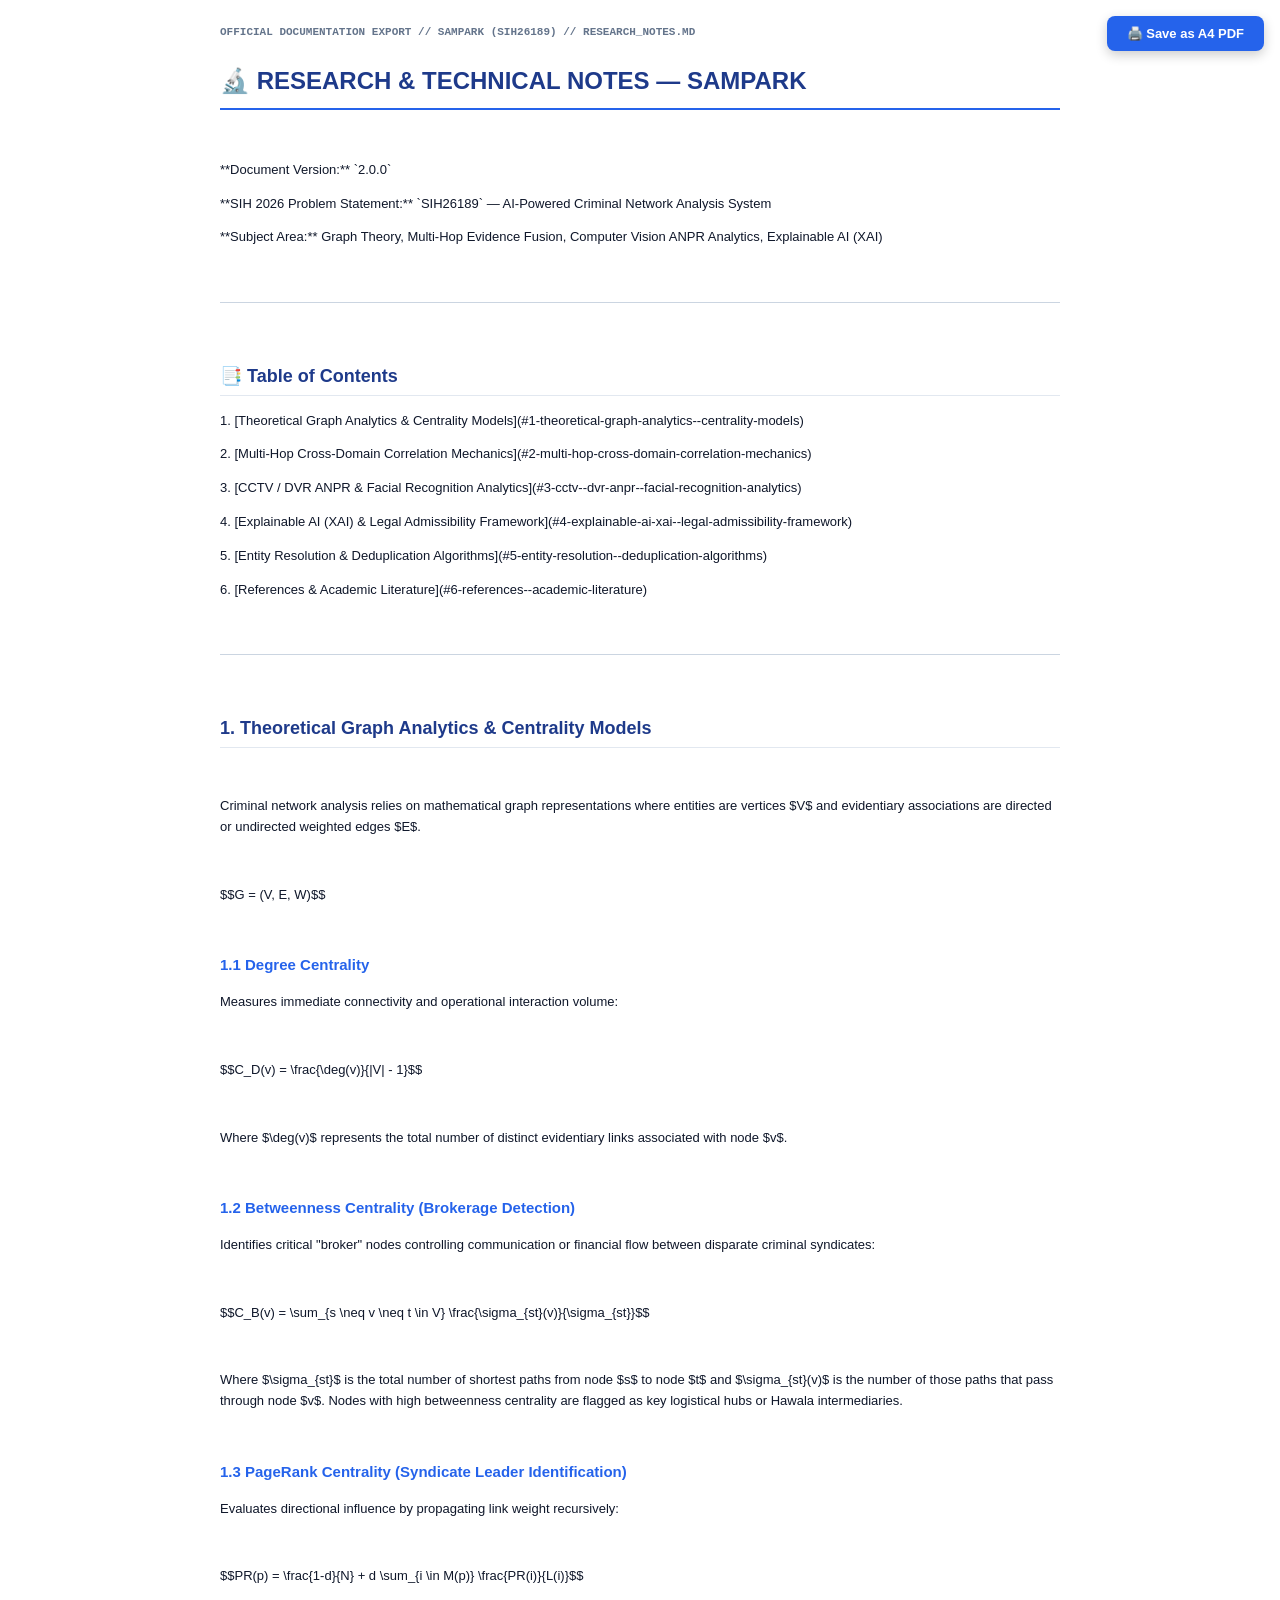
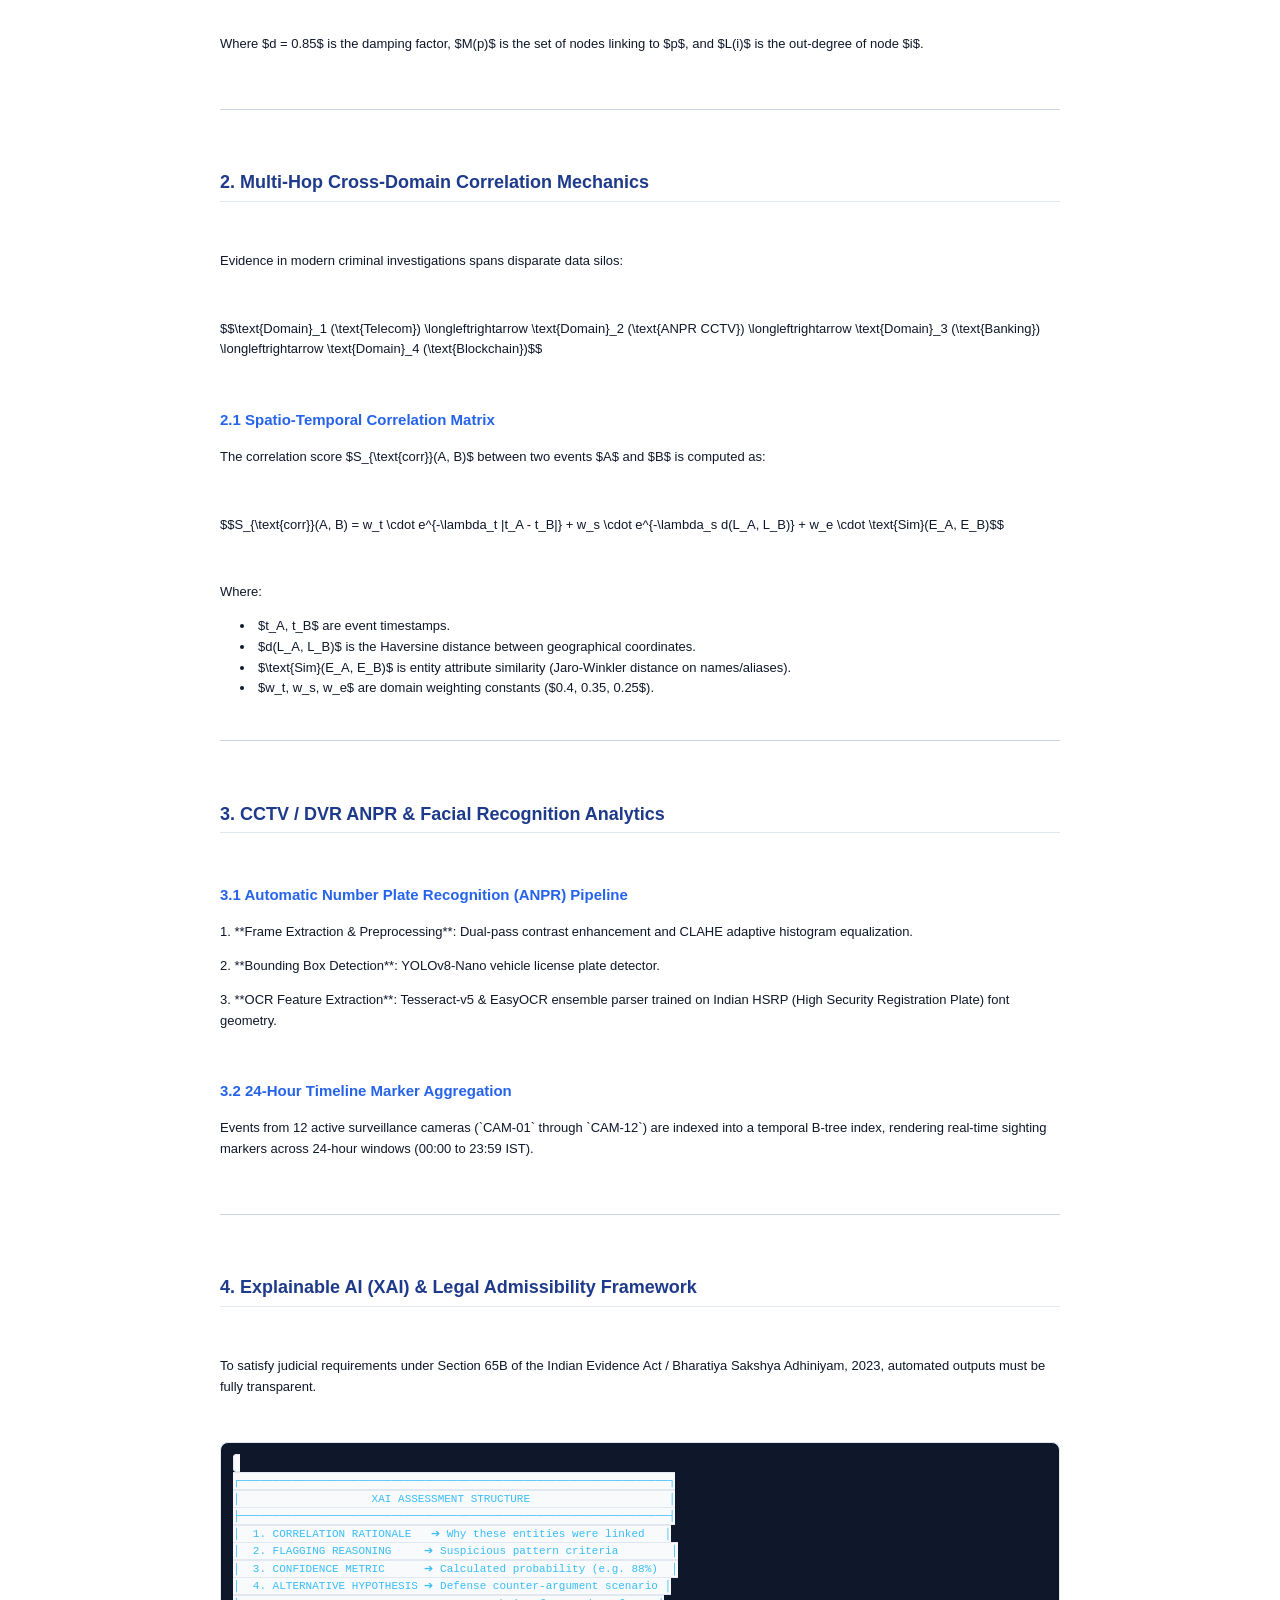
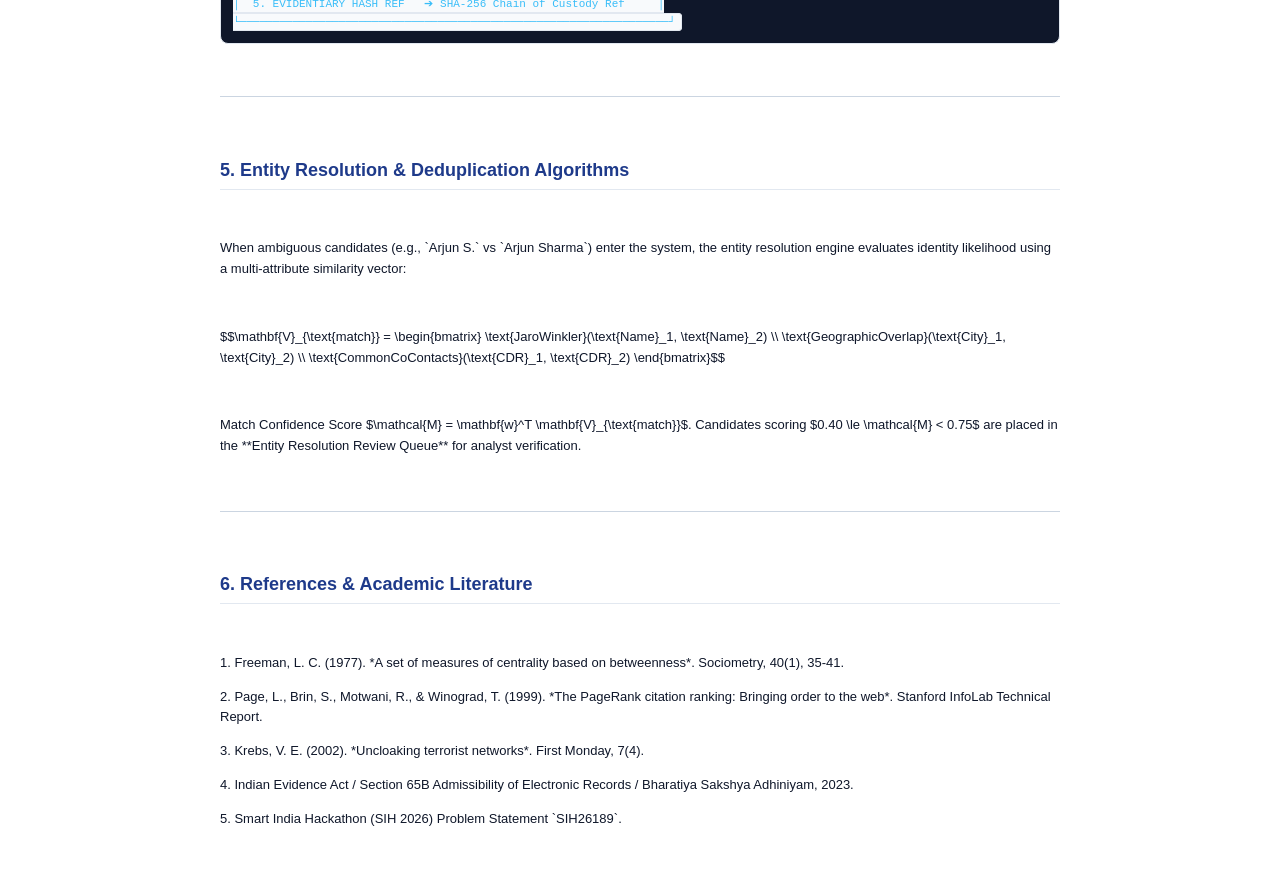
<file: docs_pdf_export/RESEARCH_NOTES.html>
<!DOCTYPE html>
<html lang="en">
<head>
    <meta charset="UTF-8">
    <title>SAMPARK — RESEARCH_NOTES.md (Printable A4 PDF)</title>
    <style>
        @page { size: A4; margin: 15mm; }
        body {
            font-family: 'Inter', -apple-system, BlinkMacSystemFont, sans-serif;
            color: #0f172a;
            background: #ffffff;
            line-height: 1.6;
            font-size: 13px;
            padding: 24px;
            max-width: 840px;
            margin: 0 auto;
        }
        h1 { font-size: 24px; color: #1e3a8a; border-bottom: 2px solid #2563eb; padding-bottom: 8px; margin-top: 20px; }
        h2 { font-size: 18px; color: #1e3a8a; border-bottom: 1px solid #e2e8f0; padding-bottom: 4px; margin-top: 18px; }
        h3 { font-size: 15px; color: #2563eb; margin-top: 14px; }
        code, pre { font-family: 'Fira Code', monospace; background: #f8fafc; border: 1px solid #e2e8f0; padding: 2px 6px; border-radius: 4px; font-size: 11px; }
        pre { padding: 12px; overflow-x: auto; background: #0f172a; color: #38bdf8; border-radius: 8px; }
        hr { border: 0; border-top: 1px solid #cbd5e1; margin: 20px 0; }
        li { margin-left: 20px; }
        .no-print {
            position: fixed;
            top: 16px;
            right: 16px;
            background: #2563eb;
            color: #ffffff;
            padding: 10px 20px;
            border-radius: 8px;
            font-weight: 800;
            font-size: 13px;
            cursor: pointer;
            box-shadow: 0 4px 12px rgba(0,0,0,0.2);
            border: none;
            z-index: 1000;
        }
        @media print {
            .no-print { display: none; }
            body { padding: 0; }
        }
    </style>
</head>
<body>
    <button class="no-print" onclick="window.print()">🖨️ Save as A4 PDF</button>
    <div style="font-size: 11px; color: #64748b; font-weight: 800; font-family: monospace; text-transform: uppercase; margin-bottom: 12px;">
        OFFICIAL DOCUMENTATION EXPORT // SAMPARK (SIH26189) // RESEARCH_NOTES.md
    </div>
    <h1>🔬 RESEARCH & TECHNICAL NOTES — SAMPARK</h1>
<br>
<p>**Document Version:** `2.0.0`  </p>
<p>**SIH 2026 Problem Statement:** `SIH26189` — AI-Powered Criminal Network Analysis System  </p>
<p>**Subject Area:** Graph Theory, Multi-Hop Evidence Fusion, Computer Vision ANPR Analytics, Explainable AI (XAI)  </p>
<br>
<hr>
<br>
<h2>📑 Table of Contents</h2>
<p>1. [Theoretical Graph Analytics & Centrality Models](#1-theoretical-graph-analytics--centrality-models)</p>
<p>2. [Multi-Hop Cross-Domain Correlation Mechanics](#2-multi-hop-cross-domain-correlation-mechanics)</p>
<p>3. [CCTV / DVR ANPR & Facial Recognition Analytics](#3-cctv--dvr-anpr--facial-recognition-analytics)</p>
<p>4. [Explainable AI (XAI) & Legal Admissibility Framework](#4-explainable-ai-xai--legal-admissibility-framework)</p>
<p>5. [Entity Resolution & Deduplication Algorithms](#5-entity-resolution--deduplication-algorithms)</p>
<p>6. [References & Academic Literature](#6-references--academic-literature)</p>
<br>
<hr>
<br>
<h2>1. Theoretical Graph Analytics & Centrality Models</h2>
<br>
<p>Criminal network analysis relies on mathematical graph representations where entities are vertices $V$ and evidentiary associations are directed or undirected weighted edges $E$.</p>
<br>
<p>$$G = (V, E, W)$$</p>
<br>
<h3>1.1 Degree Centrality</h3>
<p>Measures immediate connectivity and operational interaction volume:</p>
<br>
<p>$$C_D(v) = \frac{\deg(v)}{|V| - 1}$$</p>
<br>
<p>Where $\deg(v)$ represents the total number of distinct evidentiary links associated with node $v$.</p>
<br>
<h3>1.2 Betweenness Centrality (Brokerage Detection)</h3>
<p>Identifies critical "broker" nodes controlling communication or financial flow between disparate criminal syndicates:</p>
<br>
<p>$$C_B(v) = \sum_{s \neq v \neq t \in V} \frac{\sigma_{st}(v)}{\sigma_{st}}$$</p>
<br>
<p>Where $\sigma_{st}$ is the total number of shortest paths from node $s$ to node $t$ and $\sigma_{st}(v)$ is the number of those paths that pass through node $v$. Nodes with high betweenness centrality are flagged as key logistical hubs or Hawala intermediaries.</p>
<br>
<h3>1.3 PageRank Centrality (Syndicate Leader Identification)</h3>
<p>Evaluates directional influence by propagating link weight recursively:</p>
<br>
<p>$$PR(p) = \frac{1-d}{N} + d \sum_{i \in M(p)} \frac{PR(i)}{L(i)}$$</p>
<br>
<p>Where $d = 0.85$ is the damping factor, $M(p)$ is the set of nodes linking to $p$, and $L(i)$ is the out-degree of node $i$.</p>
<br>
<hr>
<br>
<h2>2. Multi-Hop Cross-Domain Correlation Mechanics</h2>
<br>
<p>Evidence in modern criminal investigations spans disparate data silos:</p>
<br>
<p>$$\text{Domain}_1 (\text{Telecom}) \longleftrightarrow \text{Domain}_2 (\text{ANPR CCTV}) \longleftrightarrow \text{Domain}_3 (\text{Banking}) \longleftrightarrow \text{Domain}_4 (\text{Blockchain})$$</p>
<br>
<h3>2.1 Spatio-Temporal Correlation Matrix</h3>
<p>The correlation score $S_{\text{corr}}(A, B)$ between two events $A$ and $B$ is computed as:</p>
<br>
<p>$$S_{\text{corr}}(A, B) = w_t \cdot e^{-\lambda_t |t_A - t_B|} + w_s \cdot e^{-\lambda_s d(L_A, L_B)} + w_e \cdot \text{Sim}(E_A, E_B)$$</p>
<br>
<p>Where:</p>
<li>$t_A, t_B$ are event timestamps.</li>
<li>$d(L_A, L_B)$ is the Haversine distance between geographical coordinates.</li>
<li>$\text{Sim}(E_A, E_B)$ is entity attribute similarity (Jaro-Winkler distance on names/aliases).</li>
<li>$w_t, w_s, w_e$ are domain weighting constants ($0.4, 0.35, 0.25$).</li>
<br>
<hr>
<br>
<h2>3. CCTV / DVR ANPR & Facial Recognition Analytics</h2>
<br>
<h3>3.1 Automatic Number Plate Recognition (ANPR) Pipeline</h3>
<p>1. **Frame Extraction & Preprocessing**: Dual-pass contrast enhancement and CLAHE adaptive histogram equalization.</p>
<p>2. **Bounding Box Detection**: YOLOv8-Nano vehicle license plate detector.</p>
<p>3. **OCR Feature Extraction**: Tesseract-v5 & EasyOCR ensemble parser trained on Indian HSRP (High Security Registration Plate) font geometry.</p>
<br>
<h3>3.2 24-Hour Timeline Marker Aggregation</h3>
<p>Events from 12 active surveillance cameras (`CAM-01` through `CAM-12`) are indexed into a temporal B-tree index, rendering real-time sighting markers across 24-hour windows (00:00 to 23:59 IST).</p>
<br>
<hr>
<br>
<h2>4. Explainable AI (XAI) & Legal Admissibility Framework</h2>
<br>
<p>To satisfy judicial requirements under Section 65B of the Indian Evidence Act / Bharatiya Sakshya Adhiniyam, 2023, automated outputs must be fully transparent.</p>
<br>
<pre><code>
┌─────────────────────────────────────────────────────────────────┐
│                    XAI ASSESSMENT STRUCTURE                     │
├─────────────────────────────────────────────────────────────────┤
│  1. CORRELATION RATIONALE   ➔ Why these entities were linked   │
│  2. FLAGGING REASONING     ➔ Suspicious pattern criteria        │
│  3. CONFIDENCE METRIC      ➔ Calculated probability (e.g. 88%)  │
│  4. ALTERNATIVE HYPOTHESIS ➔ Defense counter-argument scenario │
│  5. EVIDENTIARY HASH REF   ➔ SHA-256 Chain of Custody Ref     │
└─────────────────────────────────────────────────────────────────┘
</code></pre>
<br>
<hr>
<br>
<h2>5. Entity Resolution & Deduplication Algorithms</h2>
<br>
<p>When ambiguous candidates (e.g., `Arjun S.` vs `Arjun Sharma`) enter the system, the entity resolution engine evaluates identity likelihood using a multi-attribute similarity vector:</p>
<br>
<p>$$\mathbf{V}_{\text{match}} = \begin{bmatrix} \text{JaroWinkler}(\text{Name}_1, \text{Name}_2) \\ \text{GeographicOverlap}(\text{City}_1, \text{City}_2) \\ \text{CommonCoContacts}(\text{CDR}_1, \text{CDR}_2) \end{bmatrix}$$</p>
<br>
<p>Match Confidence Score $\mathcal{M} = \mathbf{w}^T \mathbf{V}_{\text{match}}$. Candidates scoring $0.40 \le \mathcal{M} < 0.75$ are placed in the **Entity Resolution Review Queue** for analyst verification.</p>
<br>
<hr>
<br>
<h2>6. References & Academic Literature</h2>
<br>
<p>1. Freeman, L. C. (1977). *A set of measures of centrality based on betweenness*. Sociometry, 40(1), 35-41.</p>
<p>2. Page, L., Brin, S., Motwani, R., & Winograd, T. (1999). *The PageRank citation ranking: Bringing order to the web*. Stanford InfoLab Technical Report.</p>
<p>3. Krebs, V. E. (2002). *Uncloaking terrorist networks*. First Monday, 7(4).</p>
<p>4. Indian Evidence Act / Section 65B Admissibility of Electronic Records / Bharatiya Sakshya Adhiniyam, 2023.</p>
<p>5. Smart India Hackathon (SIH 2026) Problem Statement `SIH26189`.</p>
<br>
</body>
</html>
</file>
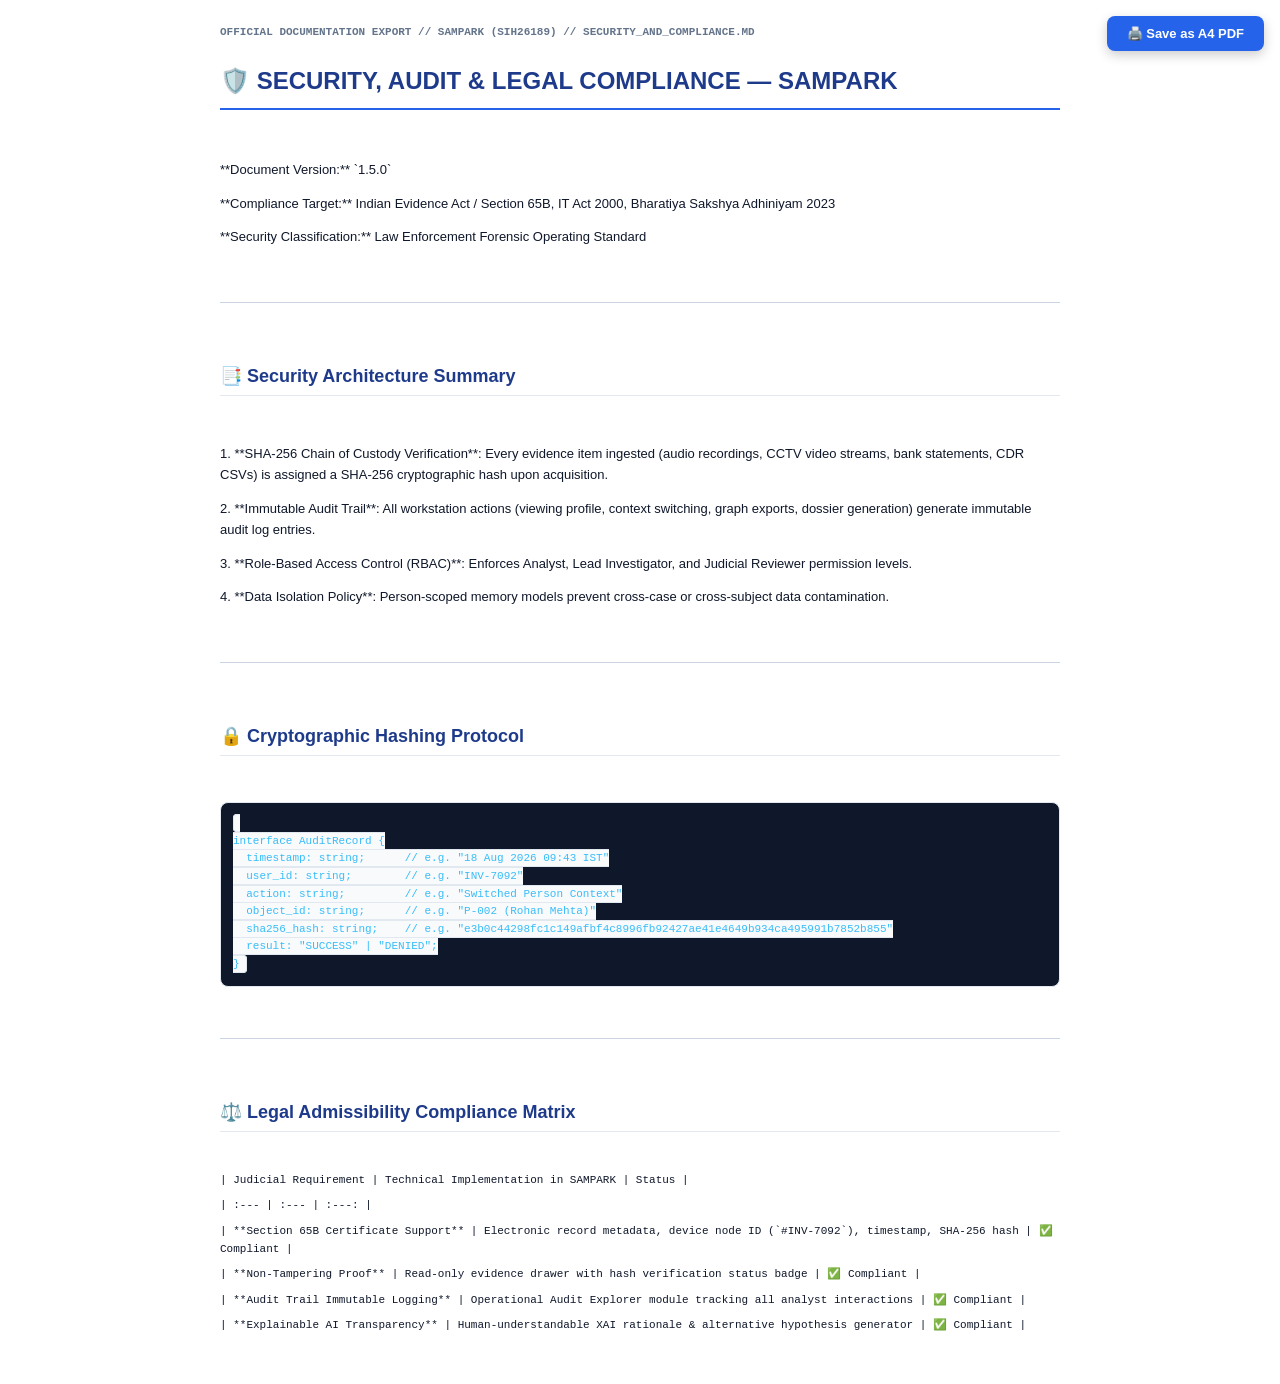
<file: docs_pdf_export/SECURITY_AND_COMPLIANCE.html>
<!DOCTYPE html>
<html lang="en">
<head>
    <meta charset="UTF-8">
    <title>SAMPARK — SECURITY_AND_COMPLIANCE.md (Printable A4 PDF)</title>
    <style>
        @page { size: A4; margin: 15mm; }
        body {
            font-family: 'Inter', -apple-system, BlinkMacSystemFont, sans-serif;
            color: #0f172a;
            background: #ffffff;
            line-height: 1.6;
            font-size: 13px;
            padding: 24px;
            max-width: 840px;
            margin: 0 auto;
        }
        h1 { font-size: 24px; color: #1e3a8a; border-bottom: 2px solid #2563eb; padding-bottom: 8px; margin-top: 20px; }
        h2 { font-size: 18px; color: #1e3a8a; border-bottom: 1px solid #e2e8f0; padding-bottom: 4px; margin-top: 18px; }
        h3 { font-size: 15px; color: #2563eb; margin-top: 14px; }
        code, pre { font-family: 'Fira Code', monospace; background: #f8fafc; border: 1px solid #e2e8f0; padding: 2px 6px; border-radius: 4px; font-size: 11px; }
        pre { padding: 12px; overflow-x: auto; background: #0f172a; color: #38bdf8; border-radius: 8px; }
        hr { border: 0; border-top: 1px solid #cbd5e1; margin: 20px 0; }
        li { margin-left: 20px; }
        .no-print {
            position: fixed;
            top: 16px;
            right: 16px;
            background: #2563eb;
            color: #ffffff;
            padding: 10px 20px;
            border-radius: 8px;
            font-weight: 800;
            font-size: 13px;
            cursor: pointer;
            box-shadow: 0 4px 12px rgba(0,0,0,0.2);
            border: none;
            z-index: 1000;
        }
        @media print {
            .no-print { display: none; }
            body { padding: 0; }
        }
    </style>
</head>
<body>
    <button class="no-print" onclick="window.print()">🖨️ Save as A4 PDF</button>
    <div style="font-size: 11px; color: #64748b; font-weight: 800; font-family: monospace; text-transform: uppercase; margin-bottom: 12px;">
        OFFICIAL DOCUMENTATION EXPORT // SAMPARK (SIH26189) // SECURITY_AND_COMPLIANCE.md
    </div>
    <h1>🛡️ SECURITY, AUDIT & LEGAL COMPLIANCE — SAMPARK</h1>
<br>
<p>**Document Version:** `1.5.0`  </p>
<p>**Compliance Target:** Indian Evidence Act / Section 65B, IT Act 2000, Bharatiya Sakshya Adhiniyam 2023  </p>
<p>**Security Classification:** Law Enforcement Forensic Operating Standard  </p>
<br>
<hr>
<br>
<h2>📑 Security Architecture Summary</h2>
<br>
<p>1. **SHA-256 Chain of Custody Verification**: Every evidence item ingested (audio recordings, CCTV video streams, bank statements, CDR CSVs) is assigned a SHA-256 cryptographic hash upon acquisition.</p>
<p>2. **Immutable Audit Trail**: All workstation actions (viewing profile, context switching, graph exports, dossier generation) generate immutable audit log entries.</p>
<p>3. **Role-Based Access Control (RBAC)**: Enforces Analyst, Lead Investigator, and Judicial Reviewer permission levels.</p>
<p>4. **Data Isolation Policy**: Person-scoped memory models prevent cross-case or cross-subject data contamination.</p>
<br>
<hr>
<br>
<h2>🔒 Cryptographic Hashing Protocol</h2>
<br>
<pre><code>
interface AuditRecord {
  timestamp: string;      // e.g. "18 Aug 2026 09:43 IST"
  user_id: string;        // e.g. "INV-7092"
  action: string;         // e.g. "Switched Person Context"
  object_id: string;      // e.g. "P-002 (Rohan Mehta)"
  sha256_hash: string;    // e.g. "e3b0c44298fc1c149afbf4c8996fb92427ae41e4649b934ca495991b7852b855"
  result: "SUCCESS" | "DENIED";
}
</code></pre>
<br>
<hr>
<br>
<h2>⚖️ Legal Admissibility Compliance Matrix</h2>
<br>
<div style='font-family: monospace; font-size: 11px; padding: 4px 0;'>| Judicial Requirement | Technical Implementation in SAMPARK | Status |</div>
<div style='font-family: monospace; font-size: 11px; padding: 4px 0;'>| :--- | :--- | :---: |</div>
<div style='font-family: monospace; font-size: 11px; padding: 4px 0;'>| **Section 65B Certificate Support** | Electronic record metadata, device node ID (`#INV-7092`), timestamp, SHA-256 hash | ✅ Compliant |</div>
<div style='font-family: monospace; font-size: 11px; padding: 4px 0;'>| **Non-Tampering Proof** | Read-only evidence drawer with hash verification status badge | ✅ Compliant |</div>
<div style='font-family: monospace; font-size: 11px; padding: 4px 0;'>| **Audit Trail Immutable Logging** | Operational Audit Explorer module tracking all analyst interactions | ✅ Compliant |</div>
<div style='font-family: monospace; font-size: 11px; padding: 4px 0;'>| **Explainable AI Transparency** | Human-understandable XAI rationale & alternative hypothesis generator | ✅ Compliant |</div>
<br>
</body>
</html>
</file>
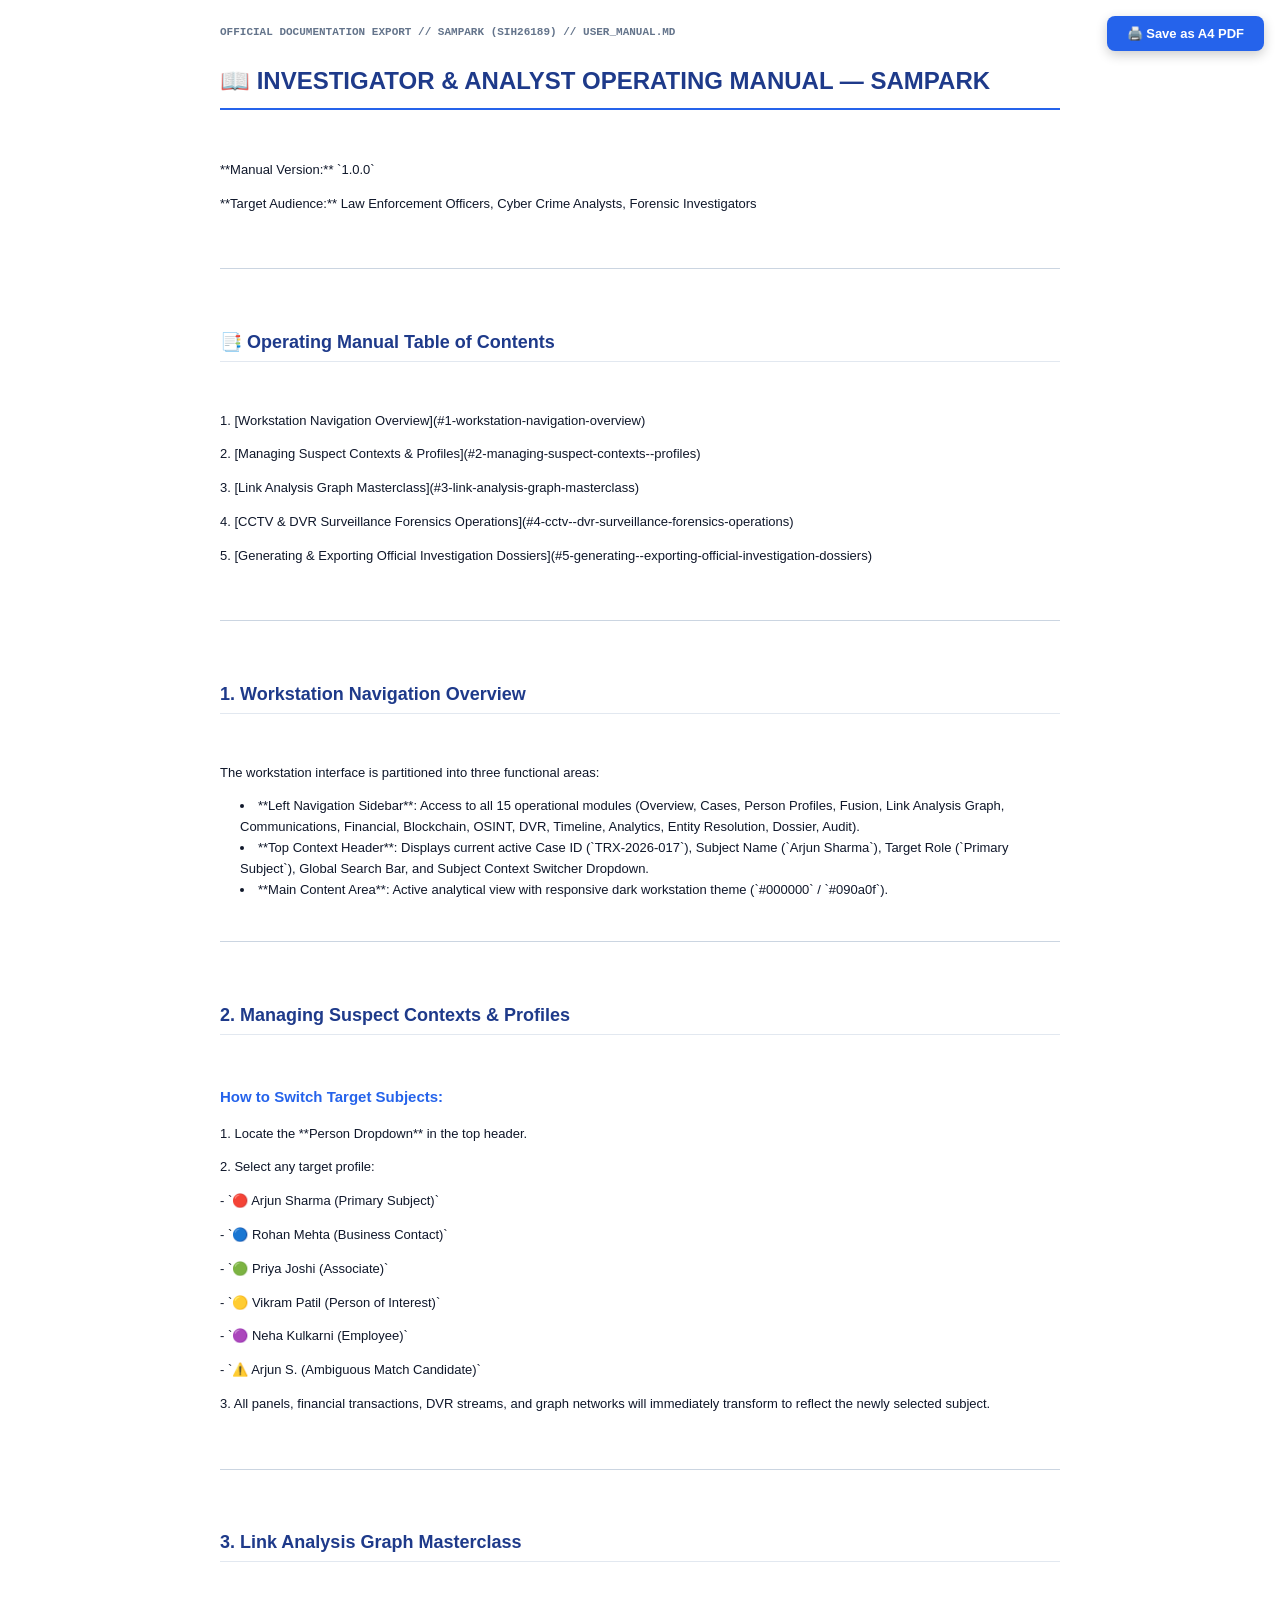
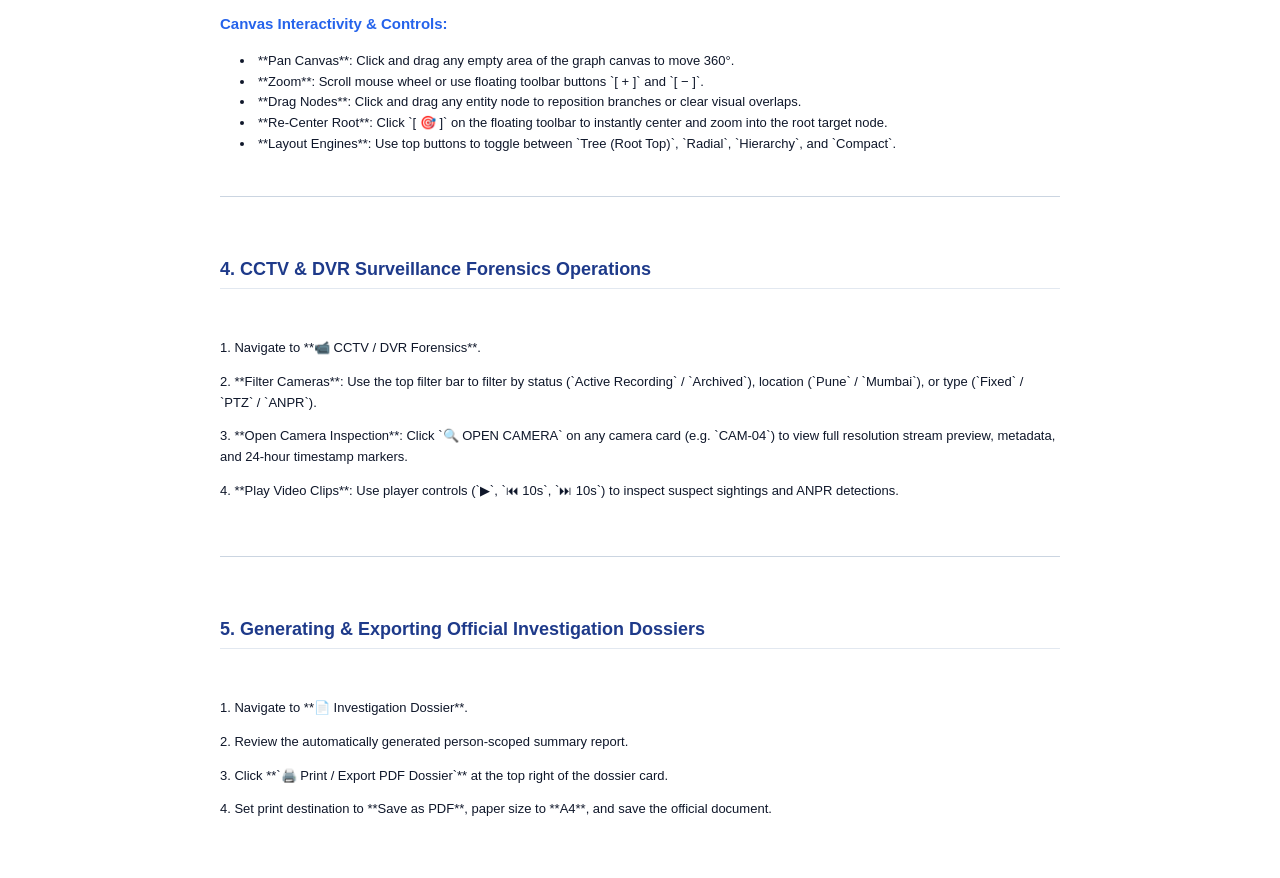
<file: docs_pdf_export/USER_MANUAL.html>
<!DOCTYPE html>
<html lang="en">
<head>
    <meta charset="UTF-8">
    <title>SAMPARK — USER_MANUAL.md (Printable A4 PDF)</title>
    <style>
        @page { size: A4; margin: 15mm; }
        body {
            font-family: 'Inter', -apple-system, BlinkMacSystemFont, sans-serif;
            color: #0f172a;
            background: #ffffff;
            line-height: 1.6;
            font-size: 13px;
            padding: 24px;
            max-width: 840px;
            margin: 0 auto;
        }
        h1 { font-size: 24px; color: #1e3a8a; border-bottom: 2px solid #2563eb; padding-bottom: 8px; margin-top: 20px; }
        h2 { font-size: 18px; color: #1e3a8a; border-bottom: 1px solid #e2e8f0; padding-bottom: 4px; margin-top: 18px; }
        h3 { font-size: 15px; color: #2563eb; margin-top: 14px; }
        code, pre { font-family: 'Fira Code', monospace; background: #f8fafc; border: 1px solid #e2e8f0; padding: 2px 6px; border-radius: 4px; font-size: 11px; }
        pre { padding: 12px; overflow-x: auto; background: #0f172a; color: #38bdf8; border-radius: 8px; }
        hr { border: 0; border-top: 1px solid #cbd5e1; margin: 20px 0; }
        li { margin-left: 20px; }
        .no-print {
            position: fixed;
            top: 16px;
            right: 16px;
            background: #2563eb;
            color: #ffffff;
            padding: 10px 20px;
            border-radius: 8px;
            font-weight: 800;
            font-size: 13px;
            cursor: pointer;
            box-shadow: 0 4px 12px rgba(0,0,0,0.2);
            border: none;
            z-index: 1000;
        }
        @media print {
            .no-print { display: none; }
            body { padding: 0; }
        }
    </style>
</head>
<body>
    <button class="no-print" onclick="window.print()">🖨️ Save as A4 PDF</button>
    <div style="font-size: 11px; color: #64748b; font-weight: 800; font-family: monospace; text-transform: uppercase; margin-bottom: 12px;">
        OFFICIAL DOCUMENTATION EXPORT // SAMPARK (SIH26189) // USER_MANUAL.md
    </div>
    <h1>📖 INVESTIGATOR & ANALYST OPERATING MANUAL — SAMPARK</h1>
<br>
<p>**Manual Version:** `1.0.0`  </p>
<p>**Target Audience:** Law Enforcement Officers, Cyber Crime Analysts, Forensic Investigators  </p>
<br>
<hr>
<br>
<h2>📑 Operating Manual Table of Contents</h2>
<br>
<p>1. [Workstation Navigation Overview](#1-workstation-navigation-overview)</p>
<p>2. [Managing Suspect Contexts & Profiles](#2-managing-suspect-contexts--profiles)</p>
<p>3. [Link Analysis Graph Masterclass](#3-link-analysis-graph-masterclass)</p>
<p>4. [CCTV & DVR Surveillance Forensics Operations](#4-cctv--dvr-surveillance-forensics-operations)</p>
<p>5. [Generating & Exporting Official Investigation Dossiers](#5-generating--exporting-official-investigation-dossiers)</p>
<br>
<hr>
<br>
<h2>1. Workstation Navigation Overview</h2>
<br>
<p>The workstation interface is partitioned into three functional areas:</p>
<li>**Left Navigation Sidebar**: Access to all 15 operational modules (Overview, Cases, Person Profiles, Fusion, Link Analysis Graph, Communications, Financial, Blockchain, OSINT, DVR, Timeline, Analytics, Entity Resolution, Dossier, Audit).</li>
<li>**Top Context Header**: Displays current active Case ID (`TRX-2026-017`), Subject Name (`Arjun Sharma`), Target Role (`Primary Subject`), Global Search Bar, and Subject Context Switcher Dropdown.</li>
<li>**Main Content Area**: Active analytical view with responsive dark workstation theme (`#000000` / `#090a0f`).</li>
<br>
<hr>
<br>
<h2>2. Managing Suspect Contexts & Profiles</h2>
<br>
<h3>How to Switch Target Subjects:</h3>
<p>1. Locate the **Person Dropdown** in the top header.</p>
<p>2. Select any target profile:</p>
<p>   - `🔴 Arjun Sharma (Primary Subject)`</p>
<p>   - `🔵 Rohan Mehta (Business Contact)`</p>
<p>   - `🟢 Priya Joshi (Associate)`</p>
<p>   - `🟡 Vikram Patil (Person of Interest)`</p>
<p>   - `🟣 Neha Kulkarni (Employee)`</p>
<p>   - `⚠️ Arjun S. (Ambiguous Match Candidate)`</p>
<p>3. All panels, financial transactions, DVR streams, and graph networks will immediately transform to reflect the newly selected subject.</p>
<br>
<hr>
<br>
<h2>3. Link Analysis Graph Masterclass</h2>
<br>
<h3>Canvas Interactivity & Controls:</h3>
<li>**Pan Canvas**: Click and drag any empty area of the graph canvas to move 360°.</li>
<li>**Zoom**: Scroll mouse wheel or use floating toolbar buttons `[ + ]` and `[ − ]`.</li>
<li>**Drag Nodes**: Click and drag any entity node to reposition branches or clear visual overlaps.</li>
<li>**Re-Center Root**: Click `[ 🎯 ]` on the floating toolbar to instantly center and zoom into the root target node.</li>
<li>**Layout Engines**: Use top buttons to toggle between `Tree (Root Top)`, `Radial`, `Hierarchy`, and `Compact`.</li>
<br>
<hr>
<br>
<h2>4. CCTV & DVR Surveillance Forensics Operations</h2>
<br>
<p>1. Navigate to **📹 CCTV / DVR Forensics**.</p>
<p>2. **Filter Cameras**: Use the top filter bar to filter by status (`Active Recording` / `Archived`), location (`Pune` / `Mumbai`), or type (`Fixed` / `PTZ` / `ANPR`).</p>
<p>3. **Open Camera Inspection**: Click `🔍 OPEN CAMERA` on any camera card (e.g. `CAM-04`) to view full resolution stream preview, metadata, and 24-hour timestamp markers.</p>
<p>4. **Play Video Clips**: Use player controls (`▶`, `⏮ 10s`, `⏭ 10s`) to inspect suspect sightings and ANPR detections.</p>
<br>
<hr>
<br>
<h2>5. Generating & Exporting Official Investigation Dossiers</h2>
<br>
<p>1. Navigate to **📄 Investigation Dossier**.</p>
<p>2. Review the automatically generated person-scoped summary report.</p>
<p>3. Click **`🖨️ Print / Export PDF Dossier`** at the top right of the dossier card.</p>
<p>4. Set print destination to **Save as PDF**, paper size to **A4**, and save the official document.</p>
<br>
</body>
</html>
</file>
